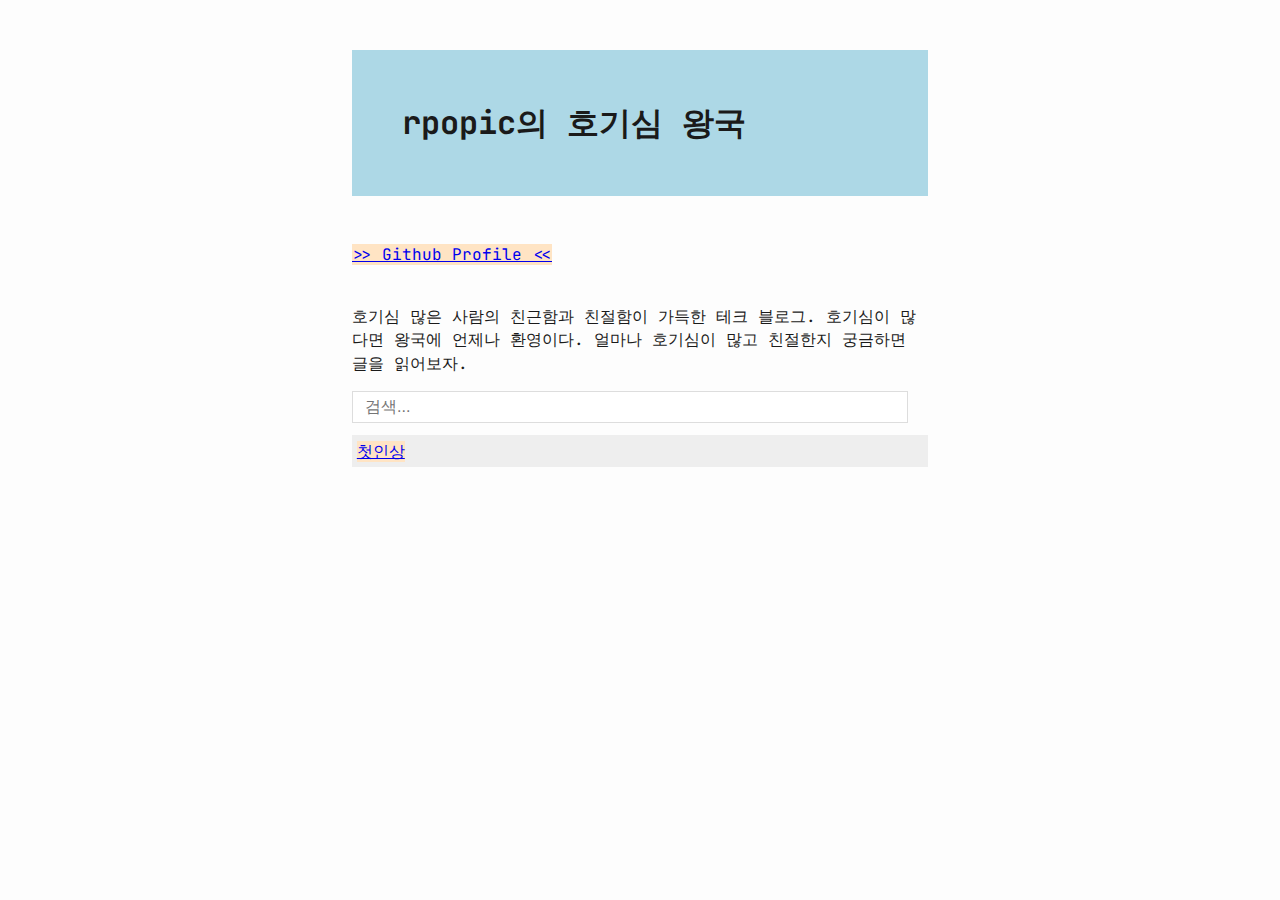
<file: index.html>
<!DOCTYPE html>
<link rel="stylesheet" type="text/css" href="style.css">

<link rel="preconnect" href="https://fonts.googleapis.com">
<link rel="preconnect" href="https://fonts.gstatic.com" crossorigin>
<link href="https://fonts.googleapis.com/css2?family=JetBrains+Mono:wght@100;400&display=swap" rel="stylesheet">

<html>
<head>
    <meta charset="utf-8">
    <meta name="viewport" content="width=device-width, initial-scale=1">
    <title>rpopic의 호기심 왕국</title>
</head>
<body>

    <h1>rpopic의 호기심 왕국</h1>

    <br>
    <br>
    <a href="https://github.com/rpopic2">>> Github Profile <<</a><br>
    <br>

    <p>호기심 많은 사람의 친근함과 친절함이 가득한 테크 블로그. 호기심이 많다면 왕국에 언제나 환영이다. 얼마나 호기심이 많고 친절한지 궁금하면 글을 읽어보자.</p>

    <input type="search" placeholder="검색...">

    <article><a href="./htmls/article1.html">첫인상</a></article>

</body>
</html>
<script src="./search.js"></script>
</file>
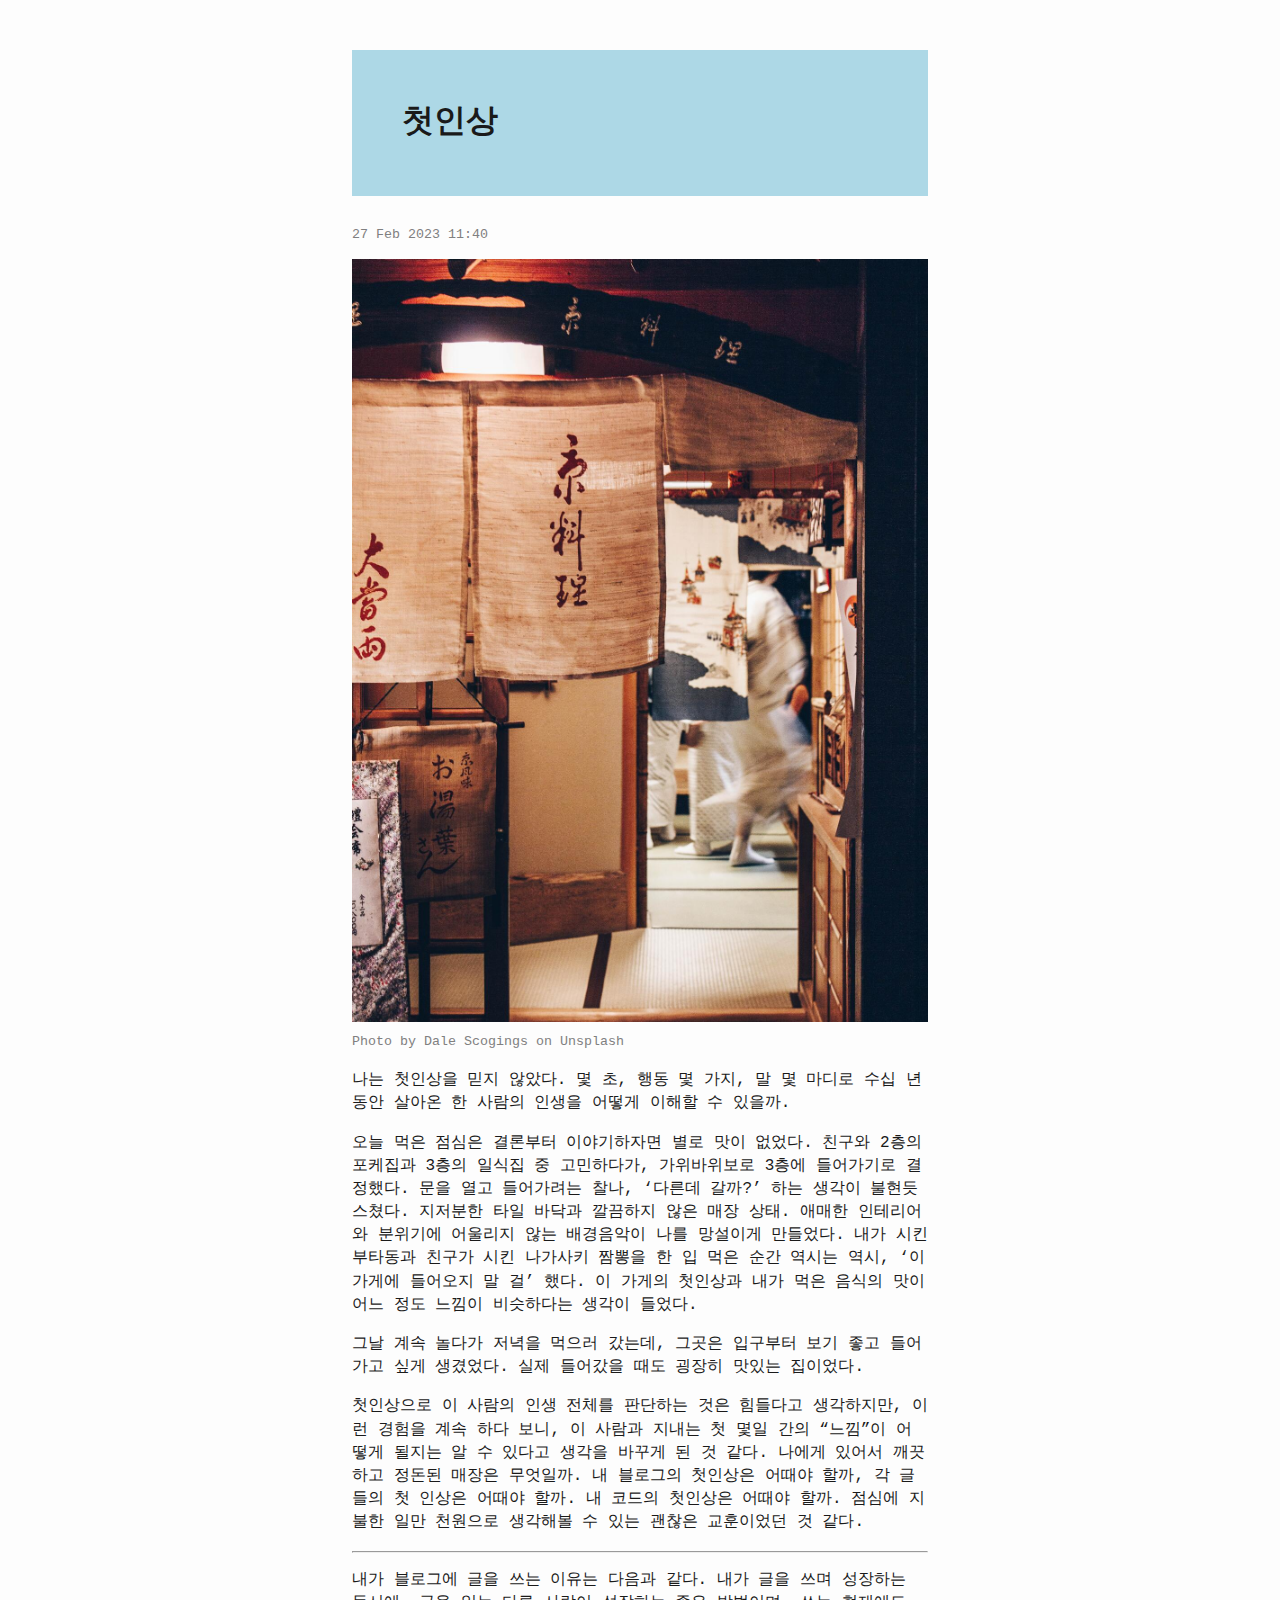
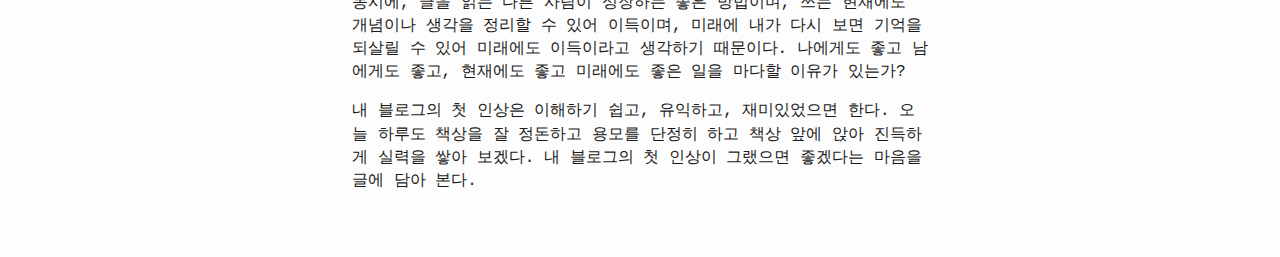
<file: htmls/article1.html>
<!DOCTYPE html>
<link rel="stylesheet" type="text/css" href="../style.css">

<html>
<head>
    <meta charset="utf-8">
    <meta name="viewport" content="width=device-width, initial-scale=1">
    <title>rpopic의 호기심 왕국</title>
</head>
<body>

<h1 id="첫인상">첫인상</h1>
<p><time>27 Feb 2023 11:40</time>
<img src="../images/R1280x0.jpeg" class="responsive"> <cap>Photo by Dale
Scogings on Unsplash</cap></p>
<p>나는 첫인상을 믿지 않았다. 몇 초, 행동 몇 가지, 말 몇 마디로 수십 년
동안 살아온 한 사람의 인생을 어떻게 이해할 수 있을까.</p>
<p>오늘 먹은 점심은 결론부터 이야기하자면 별로 맛이 없었다. 친구와 2층의
포케집과 3층의 일식집 중 고민하다가, 가위바위보로 3층에 들어가기로
결정했다. 문을 열고 들어가려는 찰나, ‘다른데 갈까?’ 하는 생각이 불현듯
스쳤다. 지저분한 타일 바닥과 깔끔하지 않은 매장 상태. 애매한 인테리어와
분위기에 어울리지 않는 배경음악이 나를 망설이게 만들었다. 내가 시킨
부타동과 친구가 시킨 나가사키 짬뽕을 한 입 먹은 순간 역시는 역시, ‘이
가게에 들어오지 말 걸’ 했다. 이 가게의 첫인상과 내가 먹은 음식의 맛이
어느 정도 느낌이 비슷하다는 생각이 들었다.</p>
<p>그날 계속 놀다가 저녁을 먹으러 갔는데, 그곳은 입구부터 보기 좋고
들어가고 싶게 생겼었다. 실제 들어갔을 때도 굉장히 맛있는 집이었다.</p>
<p>첫인상으로 이 사람의 인생 전체를 판단하는 것은 힘들다고 생각하지만,
이런 경험을 계속 하다 보니, 이 사람과 지내는 첫 몇일 간의 “느낌”이
어떻게 될지는 알 수 있다고 생각을 바꾸게 된 것 같다. 나에게 있어서
깨끗하고 정돈된 매장은 무엇일까. 내 블로그의 첫인상은 어때야 할까, 각
글들의 첫 인상은 어때야 할까. 내 코드의 첫인상은 어때야 할까. 점심에
지불한 일만 천원으로 생각해볼 수 있는 괜찮은 교훈이었던 것 같다.</p>
<hr />
<p>내가 블로그에 글을 쓰는 이유는 다음과 같다. 내가 글을 쓰며 성장하는
동시에, 글을 읽는 다른 사람이 성장하는 좋은 방법이며, 쓰는 현재에도
개념이나 생각을 정리할 수 있어 이득이며, 미래에 내가 다시 보면 기억을
되살릴 수 있어 미래에도 이득이라고 생각하기 때문이다. 나에게도 좋고
남에게도 좋고, 현재에도 좋고 미래에도 좋은 일을 마다할 이유가
있는가?</p>
<p>내 블로그의 첫 인상은 이해하기 쉽고, 유익하고, 재미있었으면 한다.
오늘 하루도 책상을 잘 정돈하고 용모를 단정히 하고 책상 앞에 앉아
진득하게 실력을 쌓아 보겠다. 내 블로그의 첫 인상이 그랬으면 좋겠다는
마음을 글에 담아 본다.</p>

</body>
</html>
</file>
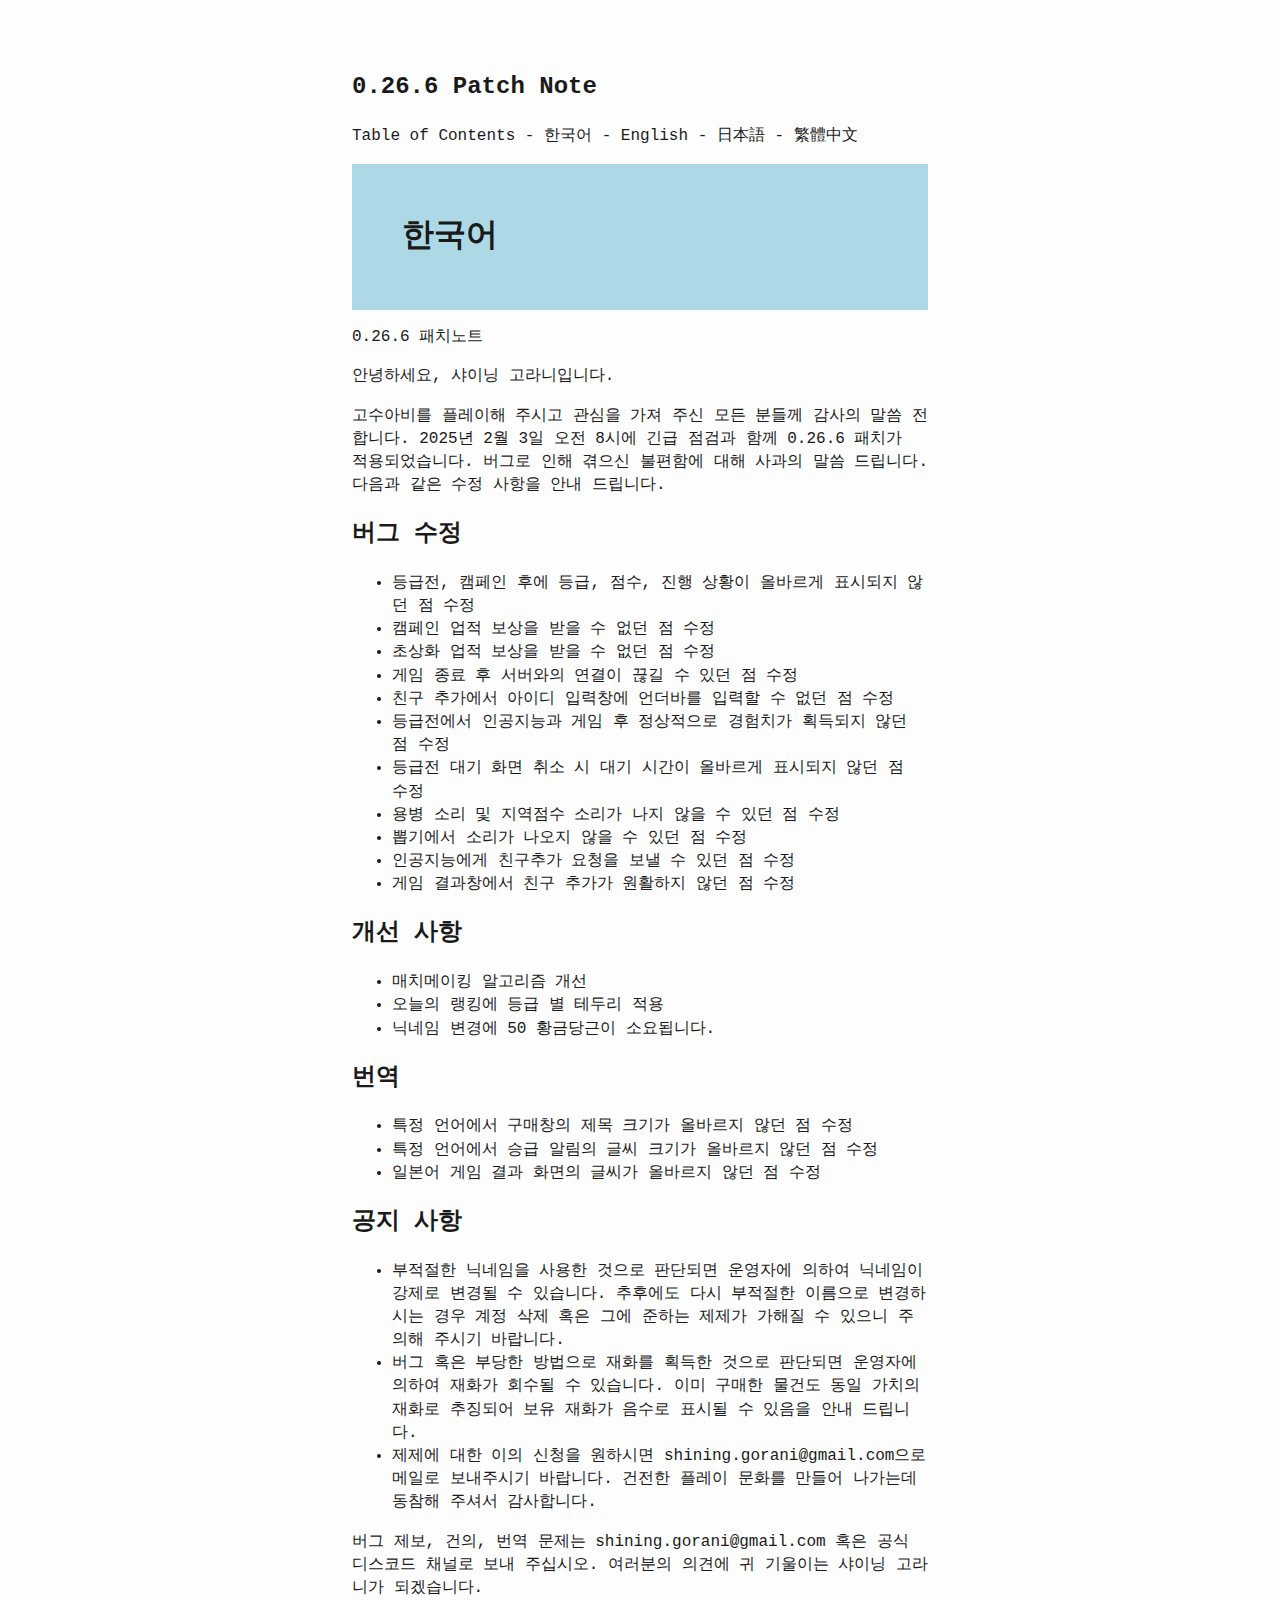
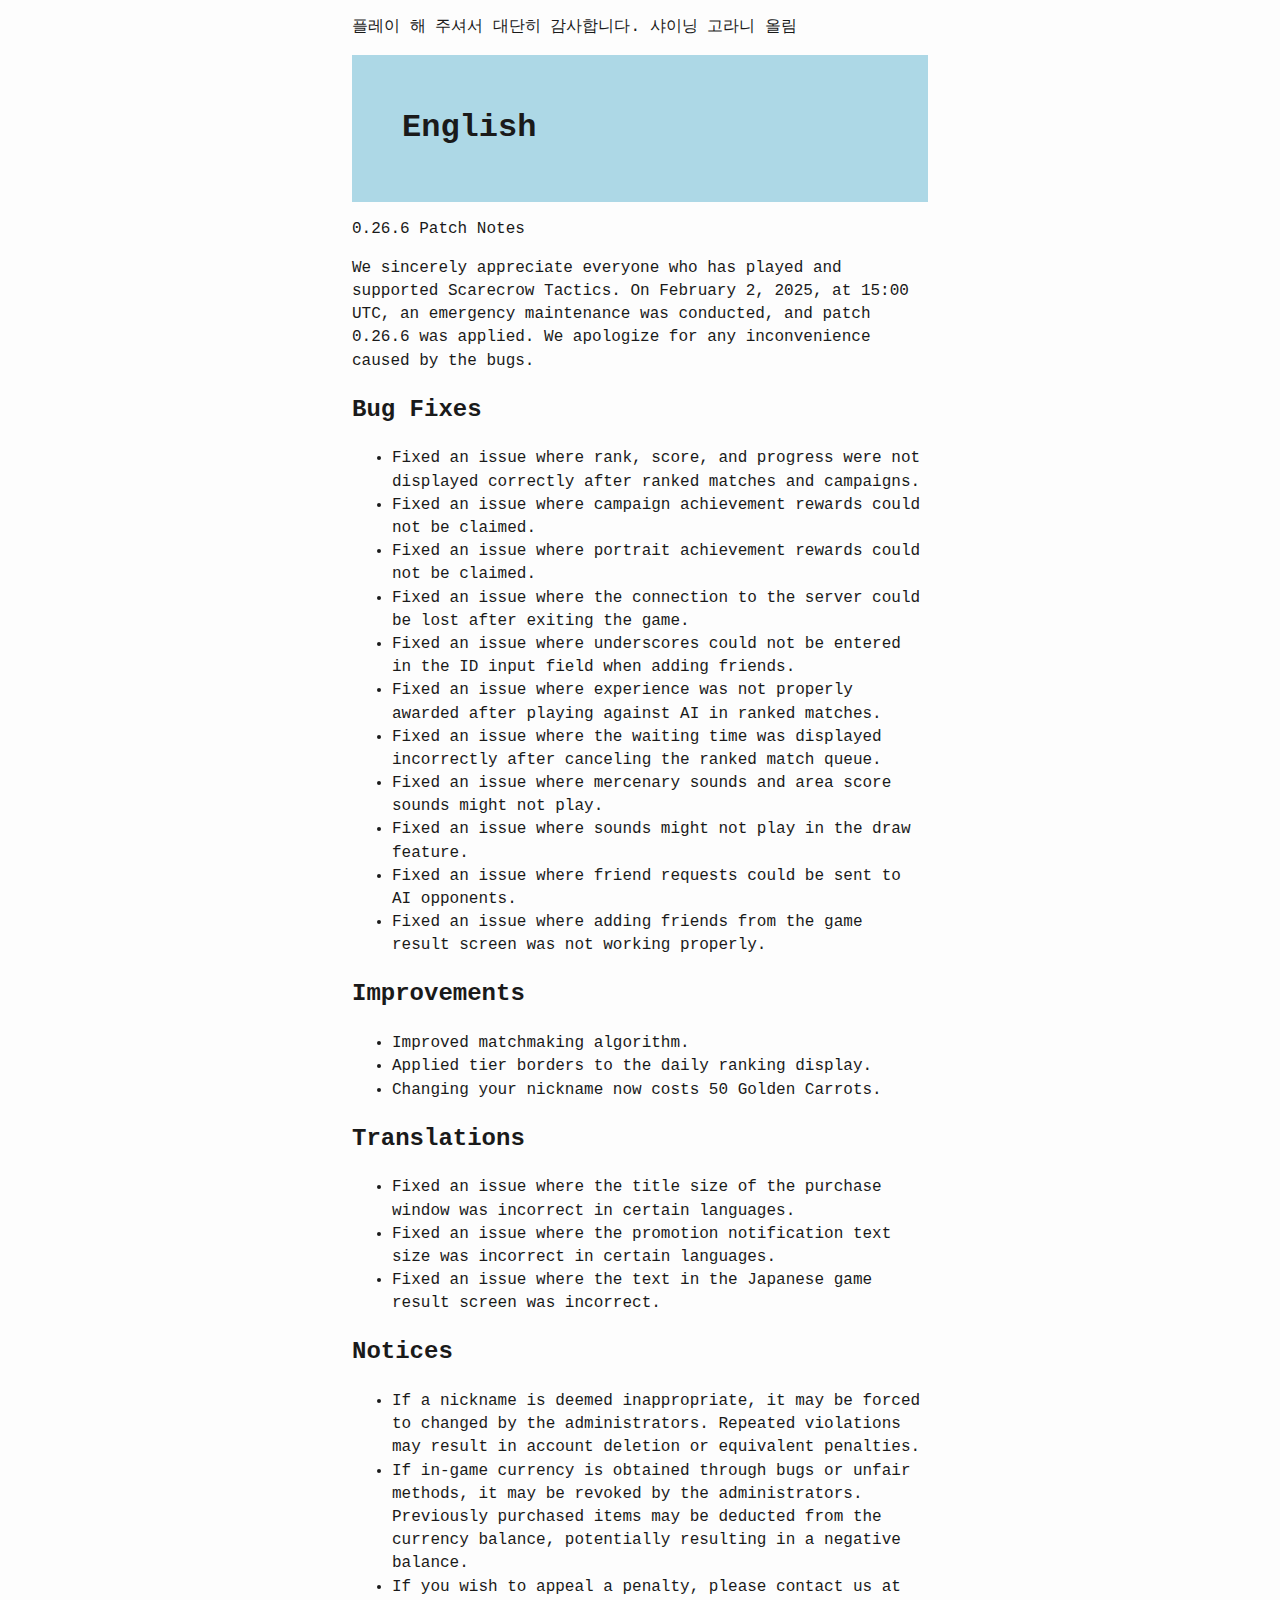
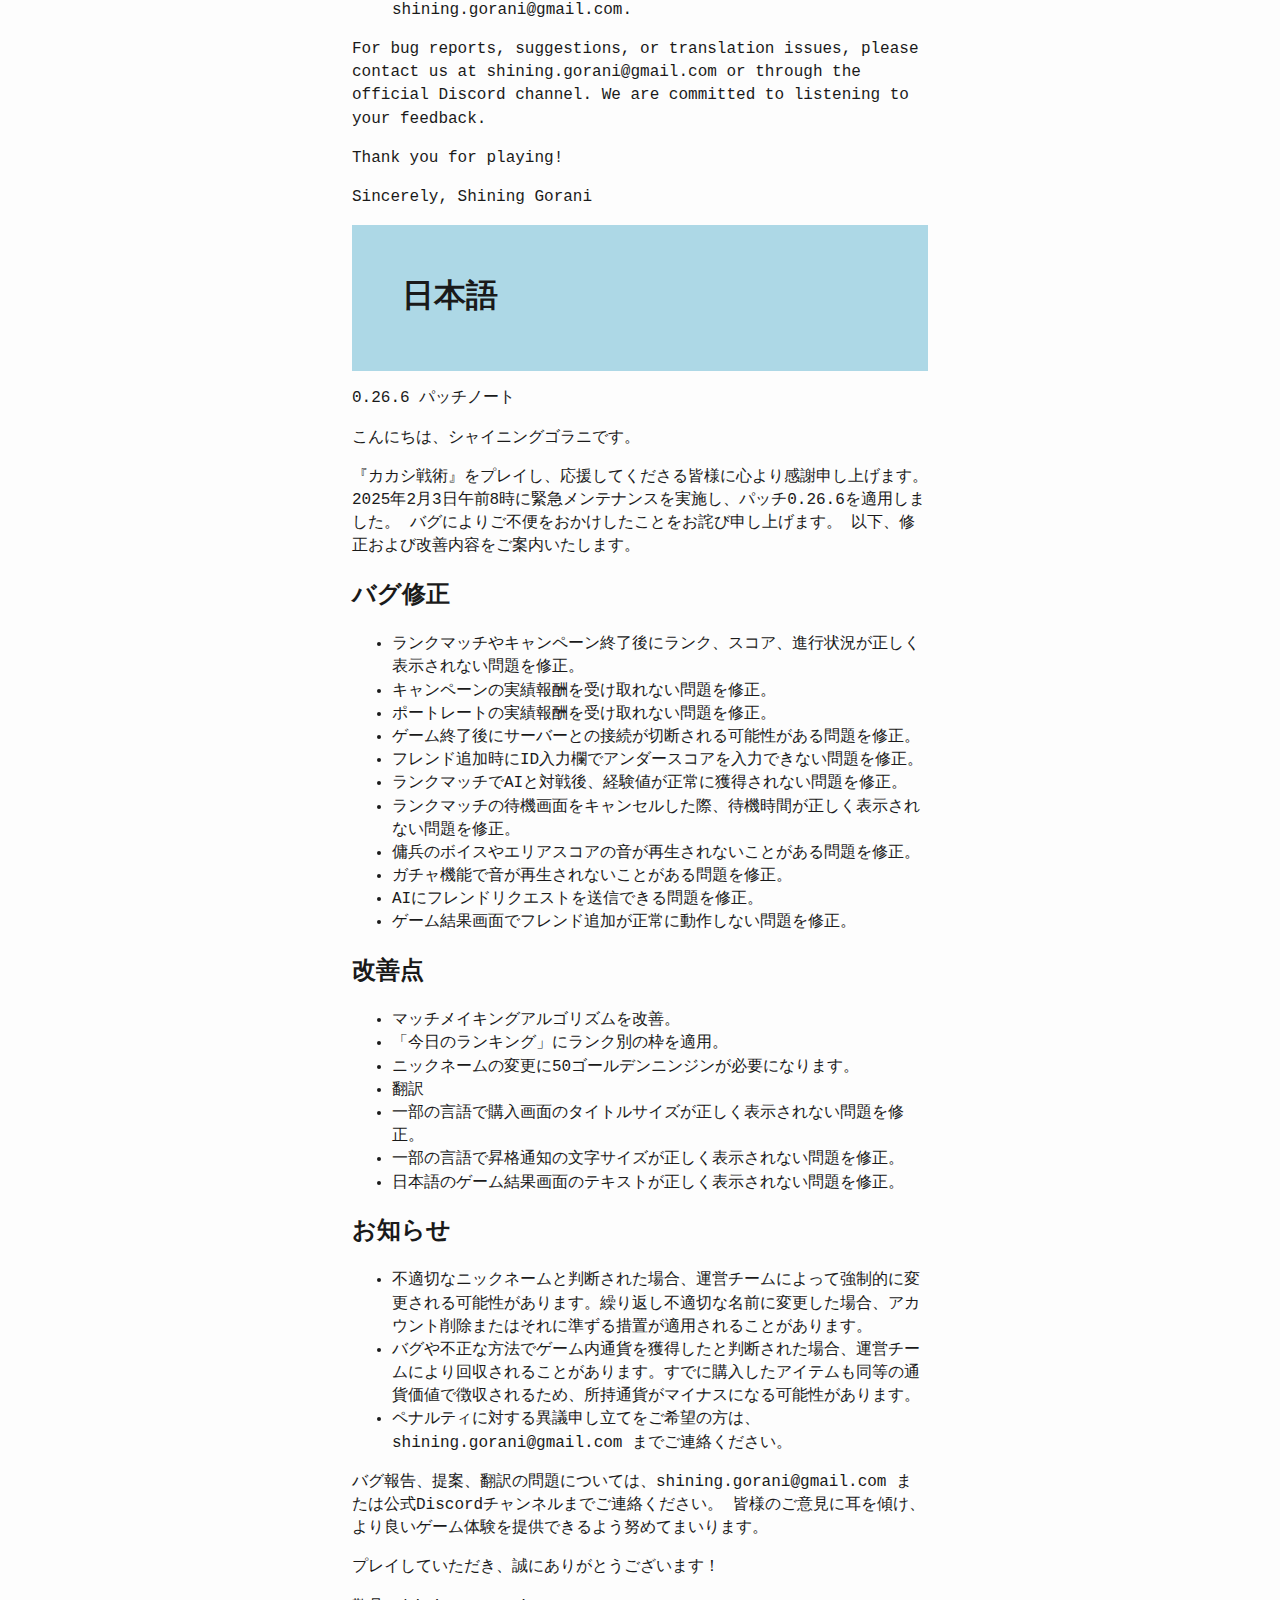
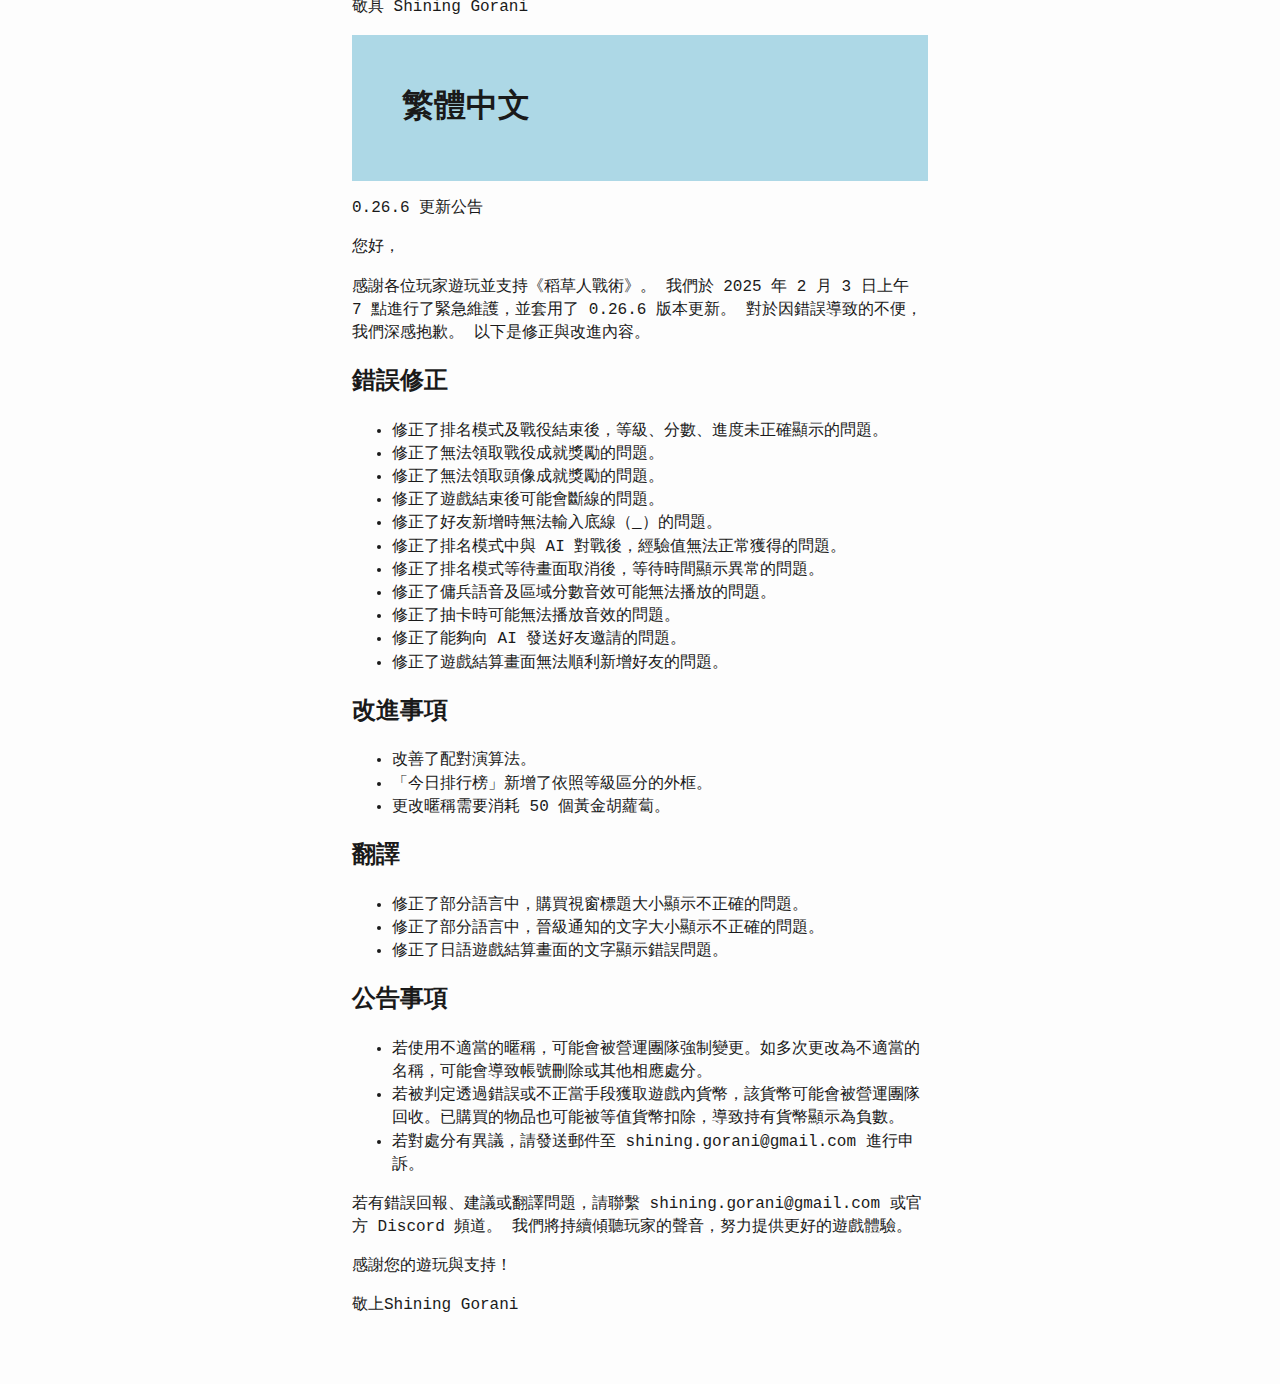
<file: htmls/sqrt-0.26.6.html>
<!DOCTYPE html>
<link rel="stylesheet" type="text/css" href="../style.css">

<html>
<head>
    <meta charset="utf-8">
    <meta name="viewport" content="width=device-width, initial-scale=1">
    <title>rpopic의 호기심 왕국</title>
</head>
<body>

<h2 id="patch-note">0.26.6 Patch Note</h2>
<p>Table of Contents - 한국어 - English - 日本語 - 繁體中文</p>
<h1 id="한국어">한국어</h1>
<p>0.26.6 패치노트</p>
<p>안녕하세요, 샤이닝 고라니입니다.</p>
<p>고수아비를 플레이해 주시고 관심을 가져 주신 모든 분들께 감사의 말씀
전합니다. 2025년 2월 3일 오전 8시에 긴급 점검과 함께 0.26.6 패치가
적용되었습니다. 버그로 인해 겪으신 불편함에 대해 사과의 말씀 드립니다.
다음과 같은 수정 사항을 안내 드립니다.</p>
<h2 id="버그-수정">버그 수정</h2>
<ul>
<li>등급전, 캠페인 후에 등급, 점수, 진행 상황이 올바르게 표시되지 않던
점 수정</li>
<li>캠페인 업적 보상을 받을 수 없던 점 수정</li>
<li>초상화 업적 보상을 받을 수 없던 점 수정</li>
<li>게임 종료 후 서버와의 연결이 끊길 수 있던 점 수정</li>
<li>친구 추가에서 아이디 입력창에 언더바를 입력할 수 없던 점 수정</li>
<li>등급전에서 인공지능과 게임 후 정상적으로 경험치가 획득되지 않던 점
수정</li>
<li>등급전 대기 화면 취소 시 대기 시간이 올바르게 표시되지 않던 점
수정</li>
<li>용병 소리 및 지역점수 소리가 나지 않을 수 있던 점 수정</li>
<li>뽑기에서 소리가 나오지 않을 수 있던 점 수정</li>
<li>인공지능에게 친구추가 요청을 보낼 수 있던 점 수정</li>
<li>게임 결과창에서 친구 추가가 원활하지 않던 점 수정</li>
</ul>
<h2 id="개선-사항">개선 사항</h2>
<ul>
<li>매치메이킹 알고리즘 개선</li>
<li>오늘의 랭킹에 등급 별 테두리 적용</li>
<li>닉네임 변경에 50 황금당근이 소요됩니다.</li>
</ul>
<h2 id="번역">번역</h2>
<ul>
<li>특정 언어에서 구매창의 제목 크기가 올바르지 않던 점 수정</li>
<li>특정 언어에서 승급 알림의 글씨 크기가 올바르지 않던 점 수정</li>
<li>일본어 게임 결과 화면의 글씨가 올바르지 않던 점 수정</li>
</ul>
<h2 id="공지-사항">공지 사항</h2>
<ul>
<li>부적절한 닉네임을 사용한 것으로 판단되면 운영자에 의하여 닉네임이
강제로 변경될 수 있습니다. 추후에도 다시 부적절한 이름으로 변경하시는
경우 계정 삭제 혹은 그에 준하는 제제가 가해질 수 있으니 주의해 주시기
바랍니다.</li>
<li>버그 혹은 부당한 방법으로 재화를 획득한 것으로 판단되면 운영자에
의하여 재화가 회수될 수 있습니다. 이미 구매한 물건도 동일 가치의 재화로
추징되어 보유 재화가 음수로 표시될 수 있음을 안내 드립니다.</li>
<li>제제에 대한 이의 신청을 원하시면 shining.gorani@gmail.com으로 메일로
보내주시기 바랍니다. 건전한 플레이 문화를 만들어 나가는데 동참해 주셔서
감사합니다.</li>
</ul>
<p>버그 제보, 건의, 번역 문제는 shining.gorani@gmail.com 혹은 공식
디스코드 채널로 보내 주십시오. 여러분의 의견에 귀 기울이는 샤이닝
고라니가 되겠습니다.</p>
<p>플레이 해 주셔서 대단히 감사합니다. 샤이닝 고라니 올림</p>
<h1 id="english">English</h1>
<p>0.26.6 Patch Notes</p>
<p>We sincerely appreciate everyone who has played and supported
Scarecrow Tactics. On February 2, 2025, at 15:00 UTC, an emergency
maintenance was conducted, and patch 0.26.6 was applied. We apologize
for any inconvenience caused by the bugs.</p>
<h2 id="bug-fixes">Bug Fixes</h2>
<ul>
<li>Fixed an issue where rank, score, and progress were not displayed
correctly after ranked matches and campaigns.</li>
<li>Fixed an issue where campaign achievement rewards could not be
claimed.</li>
<li>Fixed an issue where portrait achievement rewards could not be
claimed.</li>
<li>Fixed an issue where the connection to the server could be lost
after exiting the game.</li>
<li>Fixed an issue where underscores could not be entered in the ID
input field when adding friends.</li>
<li>Fixed an issue where experience was not properly awarded after
playing against AI in ranked matches.</li>
<li>Fixed an issue where the waiting time was displayed incorrectly
after canceling the ranked match queue.</li>
<li>Fixed an issue where mercenary sounds and area score sounds might
not play.</li>
<li>Fixed an issue where sounds might not play in the draw feature.</li>
<li>Fixed an issue where friend requests could be sent to AI
opponents.</li>
<li>Fixed an issue where adding friends from the game result screen was
not working properly.</li>
</ul>
<h2 id="improvements">Improvements</h2>
<ul>
<li>Improved matchmaking algorithm.</li>
<li>Applied tier borders to the daily ranking display.</li>
<li>Changing your nickname now costs 50 Golden Carrots.</li>
</ul>
<h2 id="translations">Translations</h2>
<ul>
<li>Fixed an issue where the title size of the purchase window was
incorrect in certain languages.</li>
<li>Fixed an issue where the promotion notification text size was
incorrect in certain languages.</li>
<li>Fixed an issue where the text in the Japanese game result screen was
incorrect.</li>
</ul>
<h2 id="notices">Notices</h2>
<ul>
<li>If a nickname is deemed inappropriate, it may be forced to changed
by the administrators. Repeated violations may result in account
deletion or equivalent penalties.</li>
<li>If in-game currency is obtained through bugs or unfair methods, it
may be revoked by the administrators. Previously purchased items may be
deducted from the currency balance, potentially resulting in a negative
balance.</li>
<li>If you wish to appeal a penalty, please contact us at
shining.gorani@gmail.com.</li>
</ul>
<p>For bug reports, suggestions, or translation issues, please contact
us at shining.gorani@gmail.com or through the official Discord channel.
We are committed to listening to your feedback.</p>
<p>Thank you for playing!</p>
<p>Sincerely, Shining Gorani</p>
<h1 id="日本語">日本語</h1>
<p>0.26.6 パッチノート</p>
<p>こんにちは、シャイニングゴラニです。</p>
<p>『カカシ戦術』をプレイし、応援してくださる皆様に心より感謝申し上げます。
2025年2月3日午前8時に緊急メンテナンスを実施し、パッチ0.26.6を適用しました。
バグによりご不便をおかけしたことをお詫び申し上げます。
以下、修正および改善内容をご案内いたします。</p>
<h2 id="バグ修正">バグ修正</h2>
<ul>
<li>ランクマッチやキャンペーン終了後にランク、スコア、進行状況が正しく表示されない問題を修正。</li>
<li>キャンペーンの実績報酬を受け取れない問題を修正。</li>
<li>ポートレートの実績報酬を受け取れない問題を修正。</li>
<li>ゲーム終了後にサーバーとの接続が切断される可能性がある問題を修正。</li>
<li>フレンド追加時にID入力欄でアンダースコアを入力できない問題を修正。</li>
<li>ランクマッチでAIと対戦後、経験値が正常に獲得されない問題を修正。</li>
<li>ランクマッチの待機画面をキャンセルした際、待機時間が正しく表示されない問題を修正。</li>
<li>傭兵のボイスやエリアスコアの音が再生されないことがある問題を修正。</li>
<li>ガチャ機能で音が再生されないことがある問題を修正。</li>
<li>AIにフレンドリクエストを送信できる問題を修正。</li>
<li>ゲーム結果画面でフレンド追加が正常に動作しない問題を修正。</li>
</ul>
<h2 id="改善点">改善点</h2>
<ul>
<li>マッチメイキングアルゴリズムを改善。</li>
<li>「今日のランキング」にランク別の枠を適用。</li>
<li>ニックネームの変更に50ゴールデンニンジンが必要になります。</li>
<li>翻訳</li>
<li>一部の言語で購入画面のタイトルサイズが正しく表示されない問題を修正。</li>
<li>一部の言語で昇格通知の文字サイズが正しく表示されない問題を修正。</li>
<li>日本語のゲーム結果画面のテキストが正しく表示されない問題を修正。</li>
</ul>
<h2 id="お知らせ">お知らせ</h2>
<ul>
<li>不適切なニックネームと判断された場合、運営チームによって強制的に変更される可能性があります。繰り返し不適切な名前に変更した場合、アカウント削除またはそれに準ずる措置が適用されることがあります。</li>
<li>バグや不正な方法でゲーム内通貨を獲得したと判断された場合、運営チームにより回収されることがあります。すでに購入したアイテムも同等の通貨価値で徴収されるため、所持通貨がマイナスになる可能性があります。</li>
<li>ペナルティに対する異議申し立てをご希望の方は、shining.gorani@gmail.com
までご連絡ください。</li>
</ul>
<p>バグ報告、提案、翻訳の問題については、shining.gorani@gmail.com
または公式Discordチャンネルまでご連絡ください。
皆様のご意見に耳を傾け、より良いゲーム体験を提供できるよう努めてまいります。</p>
<p>プレイしていただき、誠にありがとうございます！</p>
<p>敬具 Shining Gorani</p>
<h1 id="繁體中文">繁體中文</h1>
<p>0.26.6 更新公告</p>
<p>您好，</p>
<p>感謝各位玩家遊玩並支持《稻草人戰術》。 我們於 2025 年 2 月 3 日上午 7
點進行了緊急維護，並套用了 0.26.6 版本更新。
對於因錯誤導致的不便，我們深感抱歉。 以下是修正與改進內容。</p>
<h2 id="錯誤修正">錯誤修正</h2>
<ul>
<li>修正了排名模式及戰役結束後，等級、分數、進度未正確顯示的問題。</li>
<li>修正了無法領取戰役成就獎勵的問題。</li>
<li>修正了無法領取頭像成就獎勵的問題。</li>
<li>修正了遊戲結束後可能會斷線的問題。</li>
<li>修正了好友新增時無法輸入底線（_）的問題。</li>
<li>修正了排名模式中與 AI 對戰後，經驗值無法正常獲得的問題。</li>
<li>修正了排名模式等待畫面取消後，等待時間顯示異常的問題。</li>
<li>修正了傭兵語音及區域分數音效可能無法播放的問題。</li>
<li>修正了抽卡時可能無法播放音效的問題。</li>
<li>修正了能夠向 AI 發送好友邀請的問題。</li>
<li>修正了遊戲結算畫面無法順利新增好友的問題。</li>
</ul>
<h2 id="改進事項">改進事項</h2>
<ul>
<li>改善了配對演算法。</li>
<li>「今日排行榜」新增了依照等級區分的外框。</li>
<li>更改暱稱需要消耗 50 個黃金胡蘿蔔。</li>
</ul>
<h2 id="翻譯">翻譯</h2>
<ul>
<li>修正了部分語言中，購買視窗標題大小顯示不正確的問題。</li>
<li>修正了部分語言中，晉級通知的文字大小顯示不正確的問題。</li>
<li>修正了日語遊戲結算畫面的文字顯示錯誤問題。</li>
</ul>
<h2 id="公告事項">公告事項</h2>
<ul>
<li>若使用不適當的暱稱，可能會被營運團隊強制變更。如多次更改為不適當的名稱，可能會導致帳號刪除或其他相應處分。</li>
<li>若被判定透過錯誤或不正當手段獲取遊戲內貨幣，該貨幣可能會被營運團隊回收。已購買的物品也可能被等值貨幣扣除，導致持有貨幣顯示為負數。</li>
<li>若對處分有異議，請發送郵件至 shining.gorani@gmail.com
進行申訴。</li>
</ul>
<p>若有錯誤回報、建議或翻譯問題，請聯繫 shining.gorani@gmail.com 或官方
Discord 頻道。 我們將持續傾聽玩家的聲音，努力提供更好的遊戲體驗。</p>
<p>感謝您的遊玩與支持！</p>
<p>敬上Shining Gorani</p>

</body>
</html>
</file>
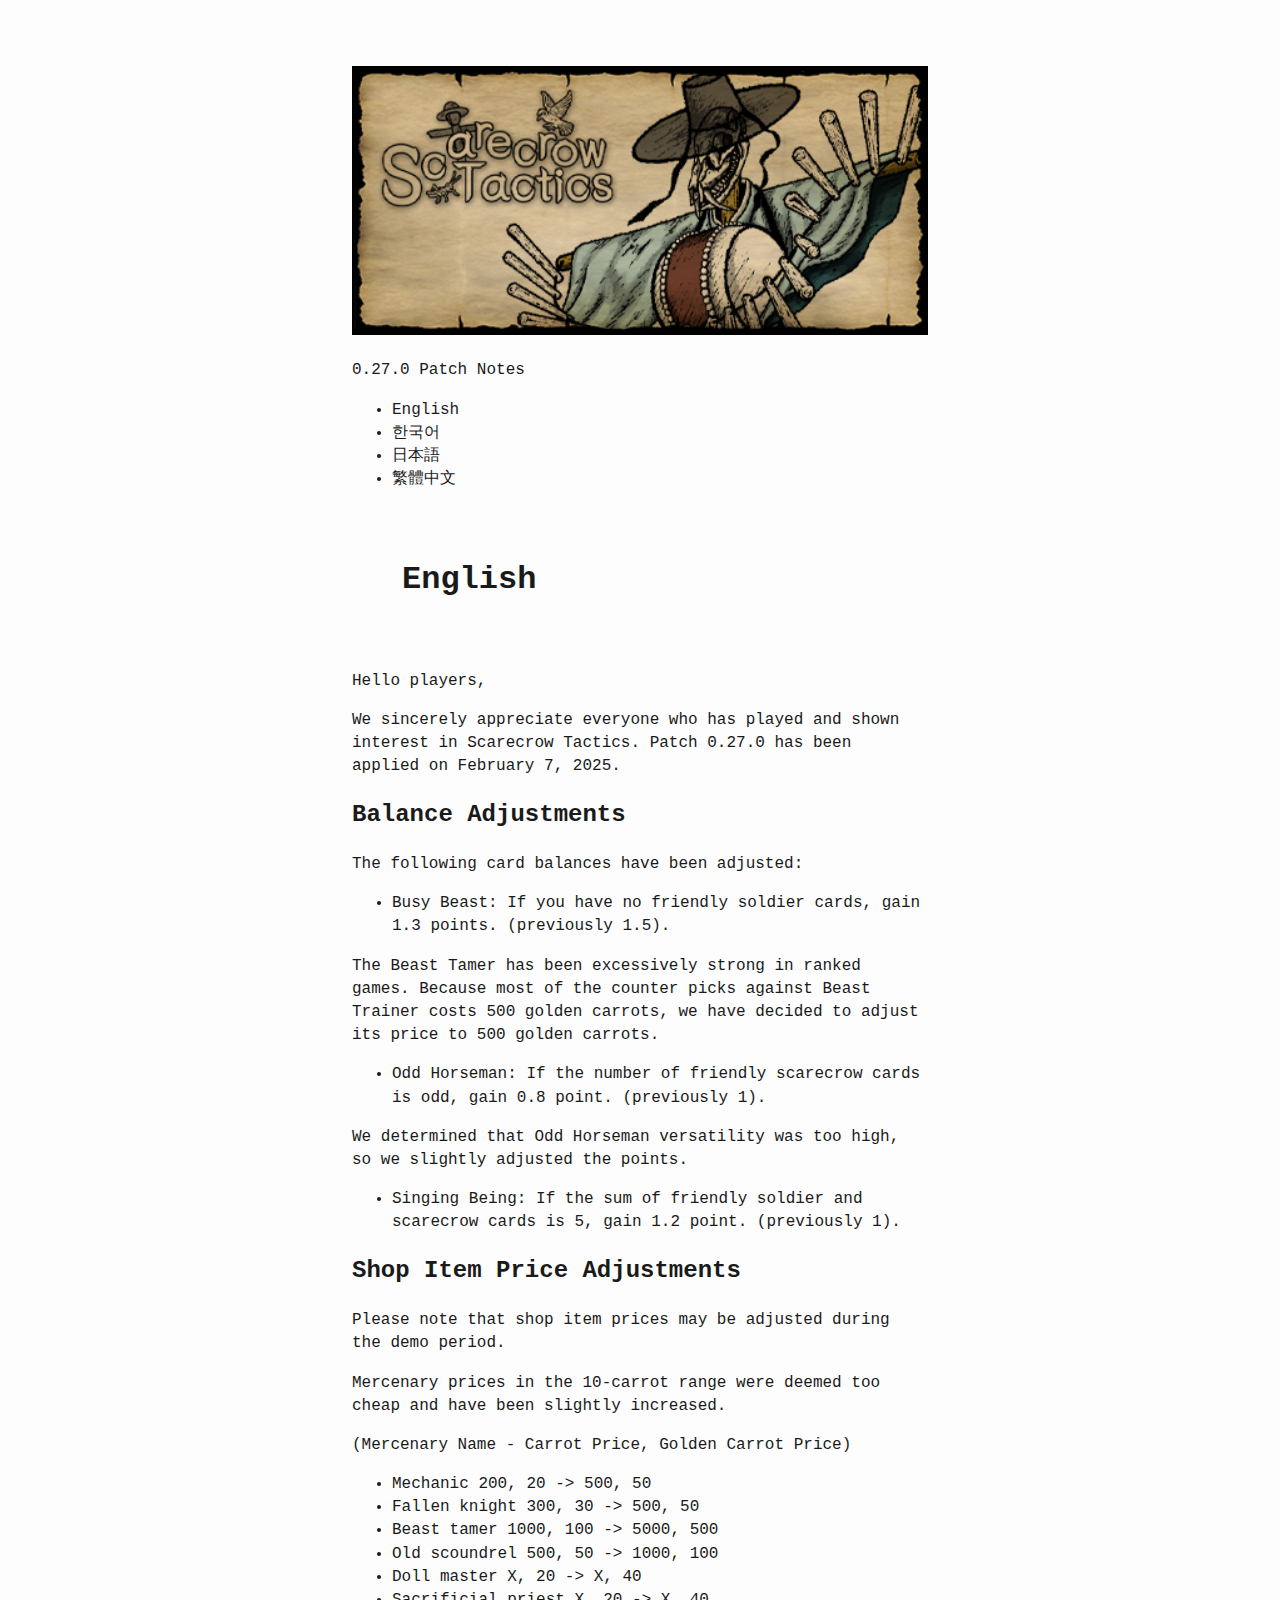
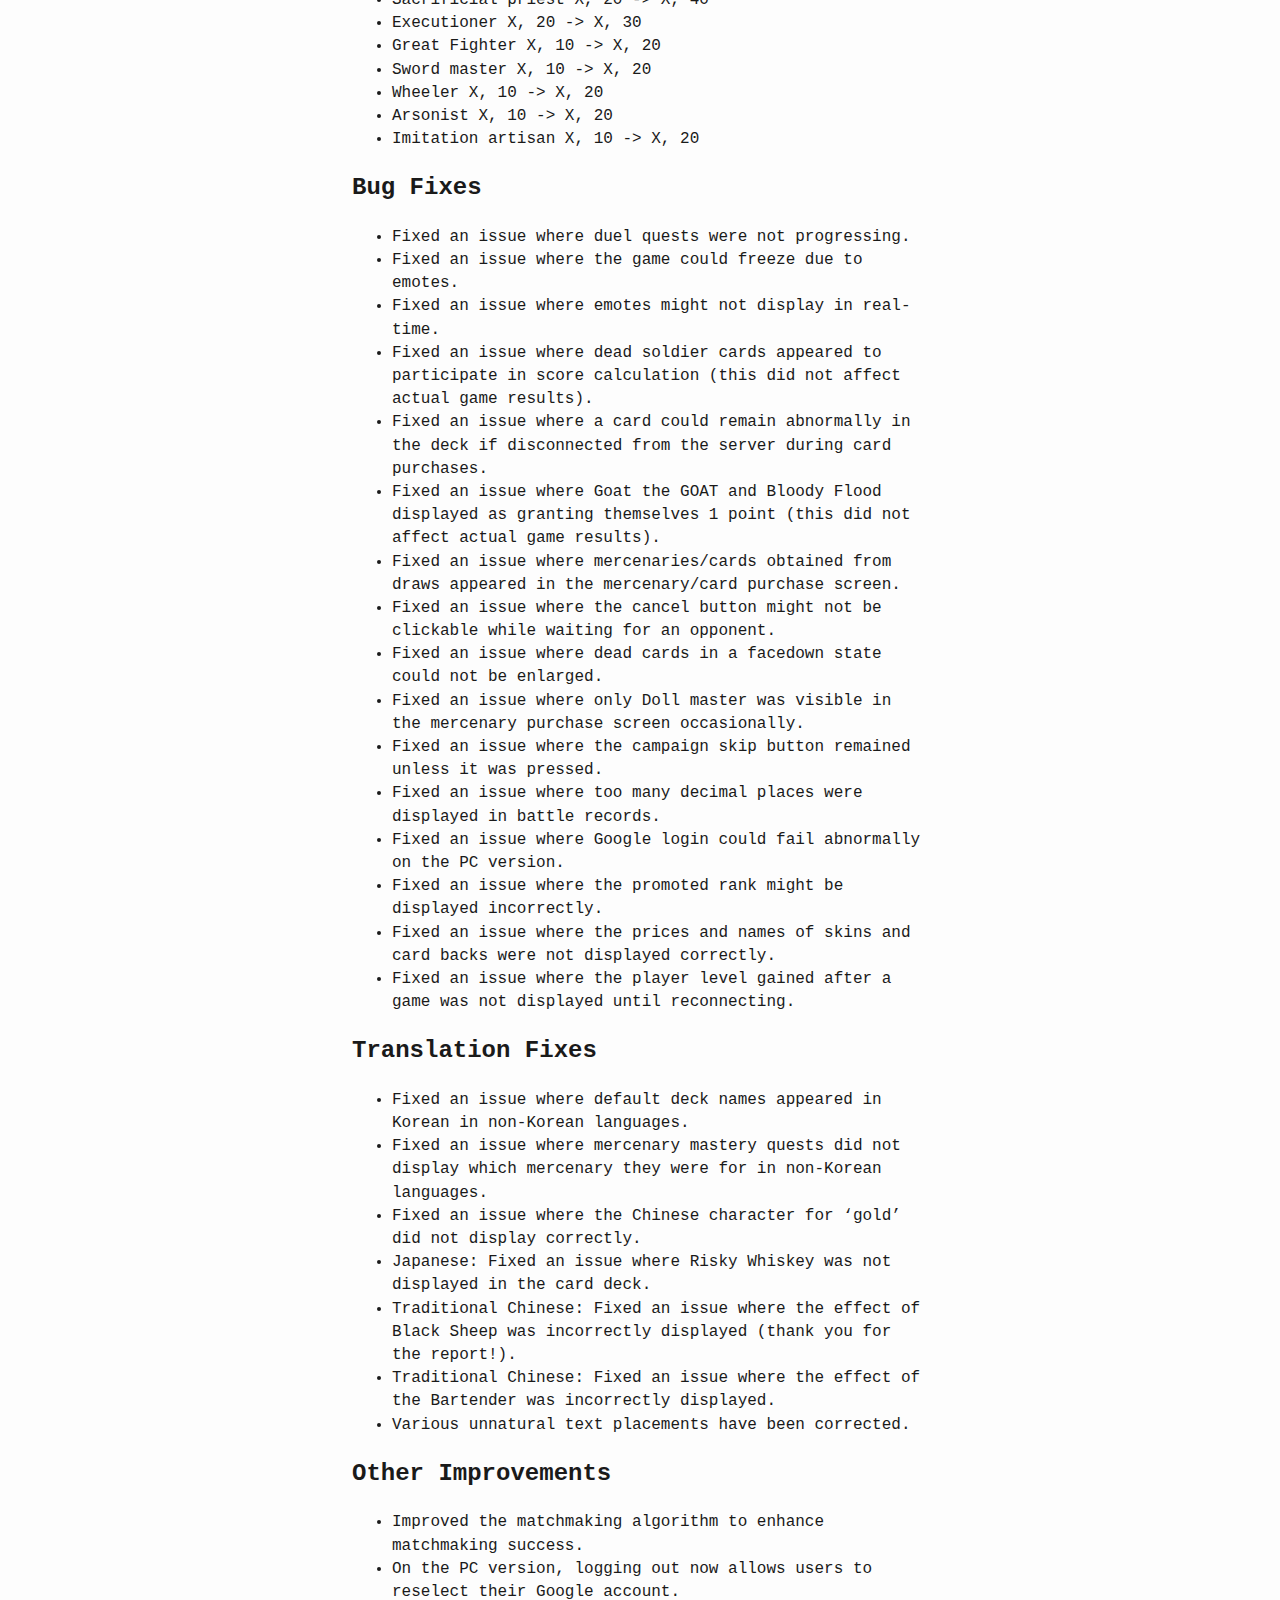
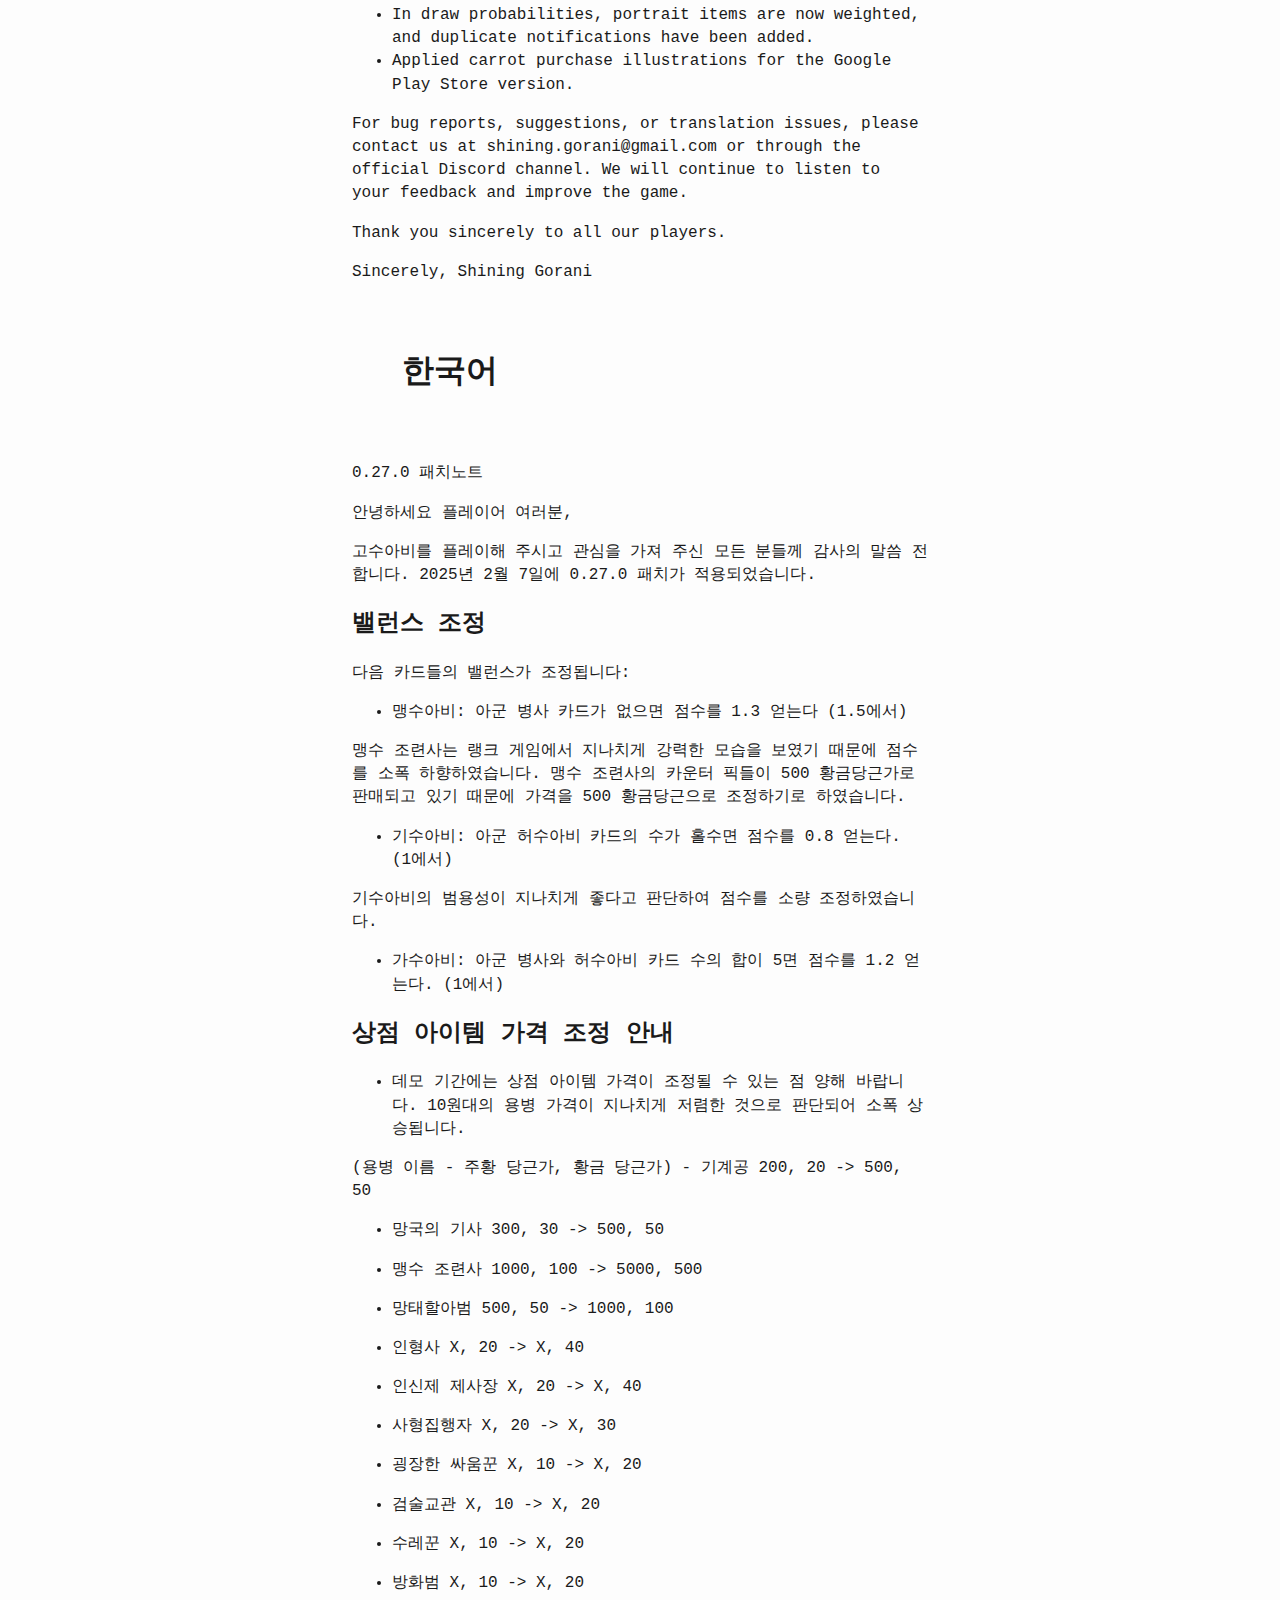
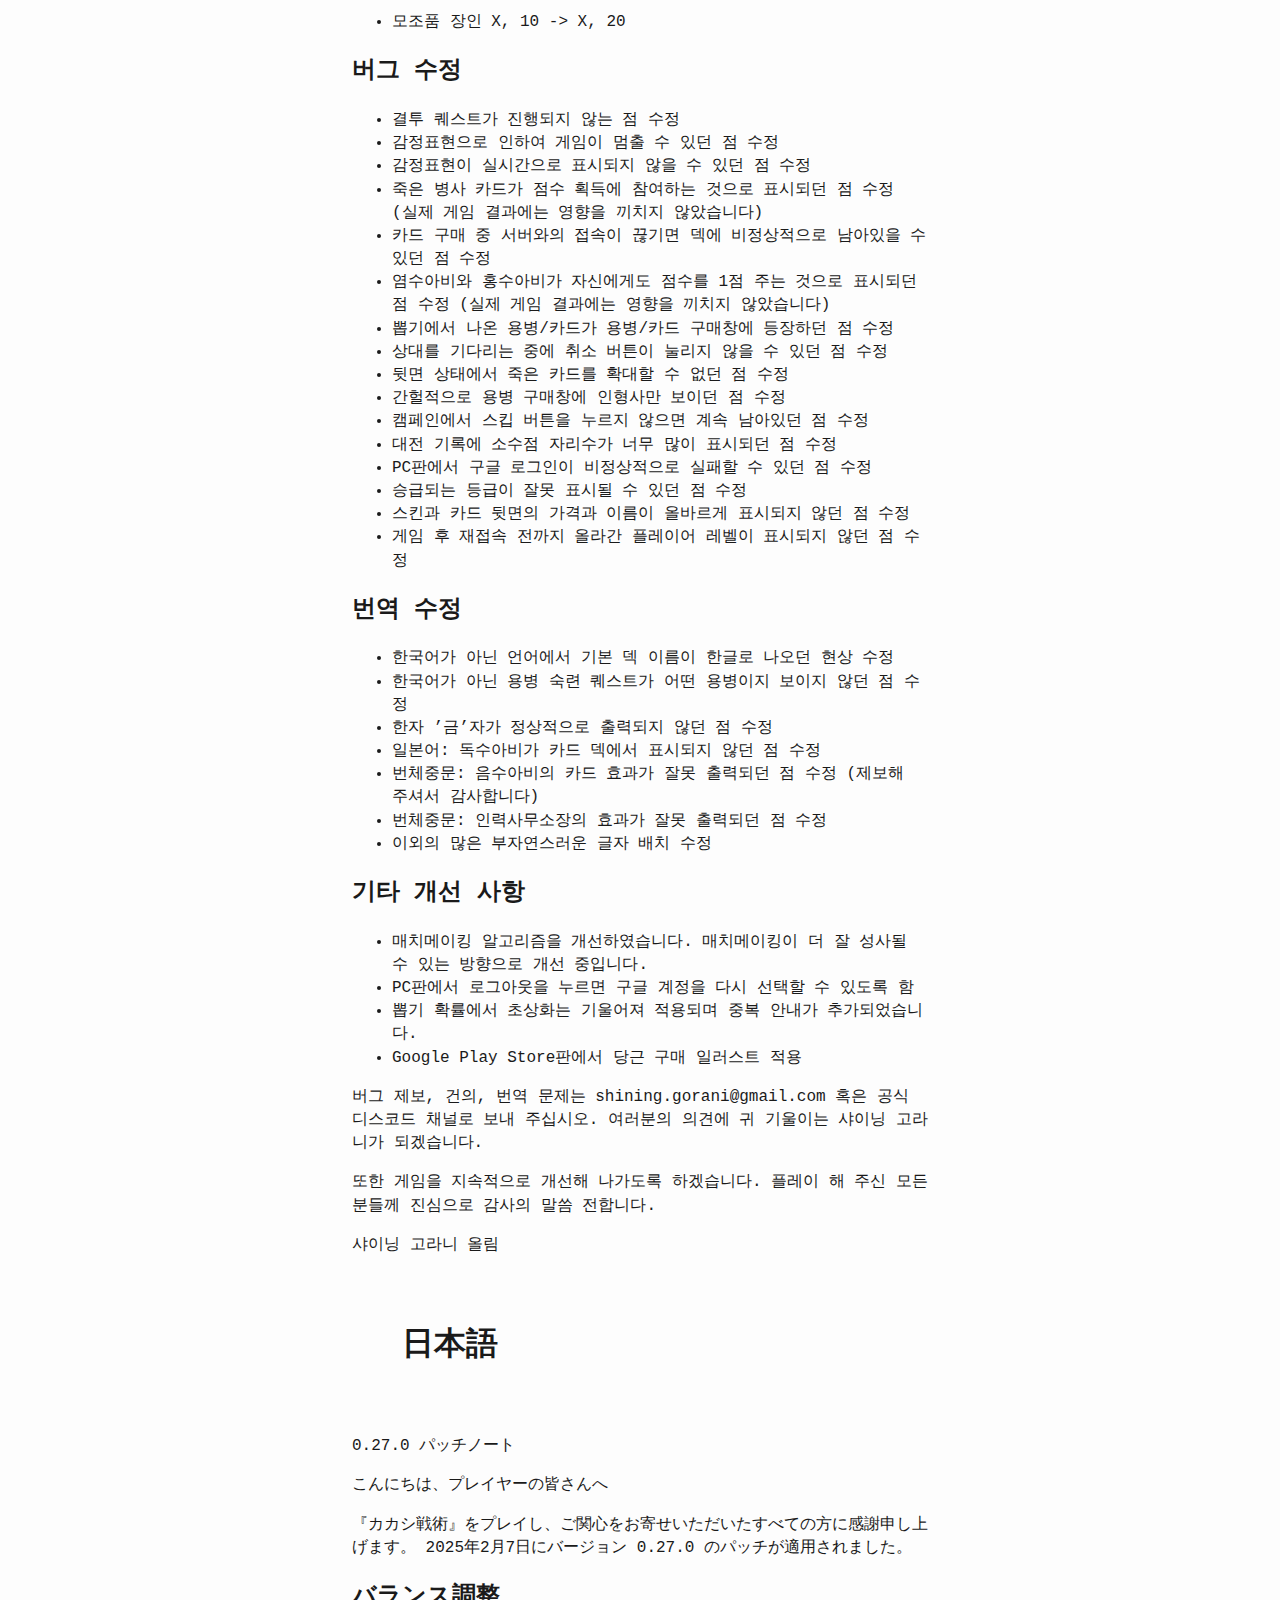
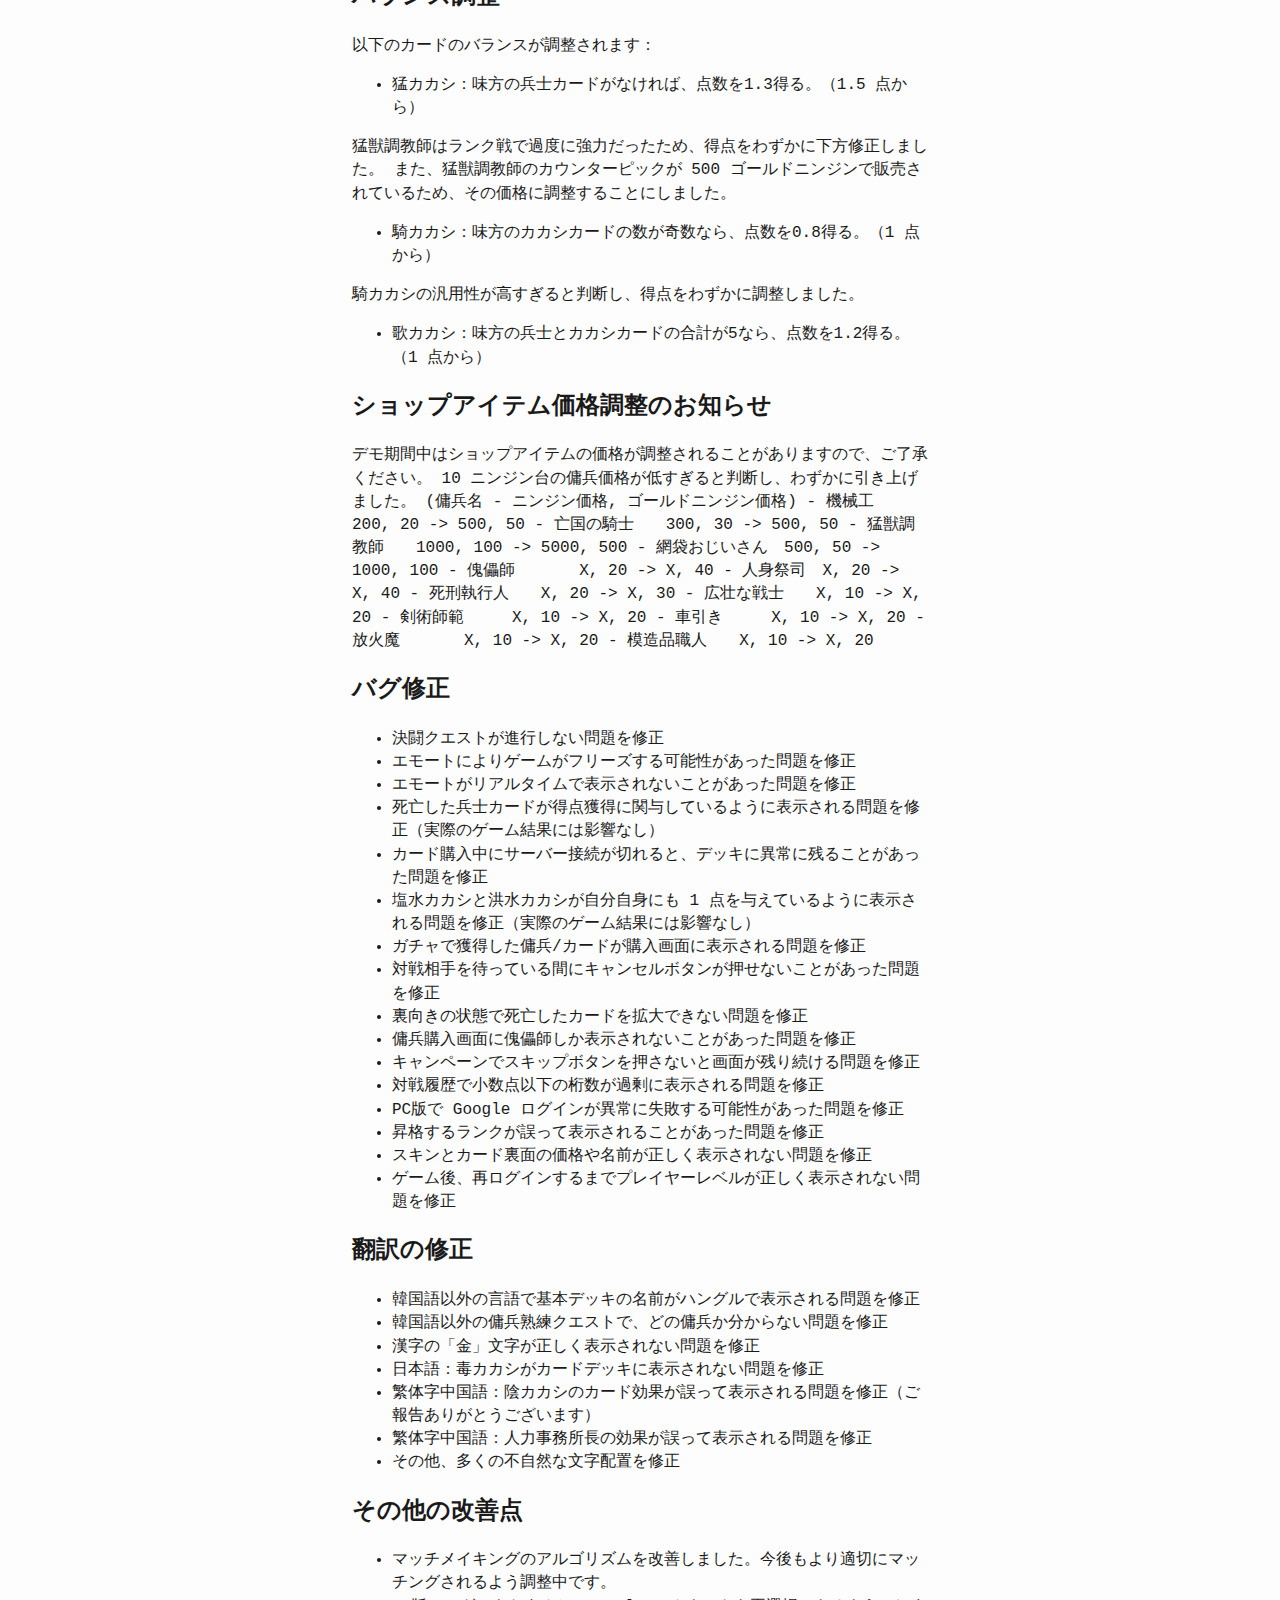
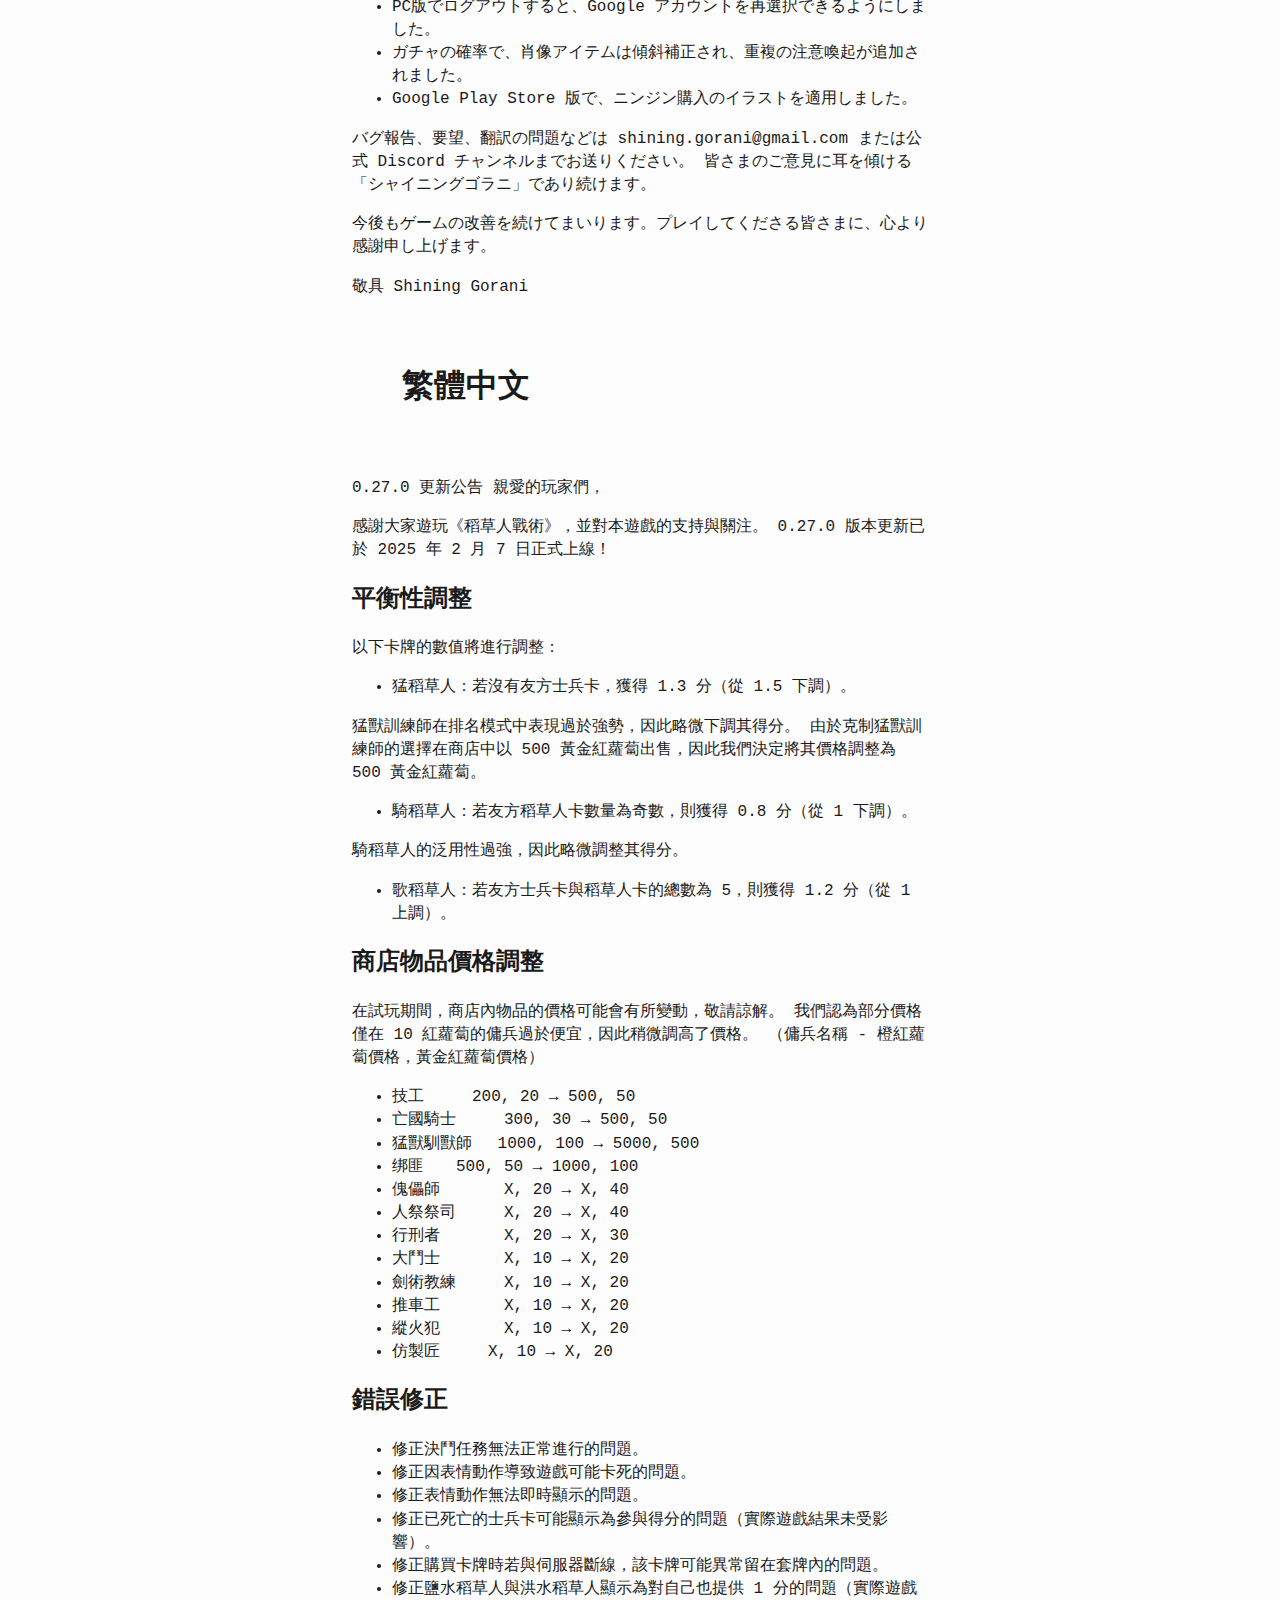
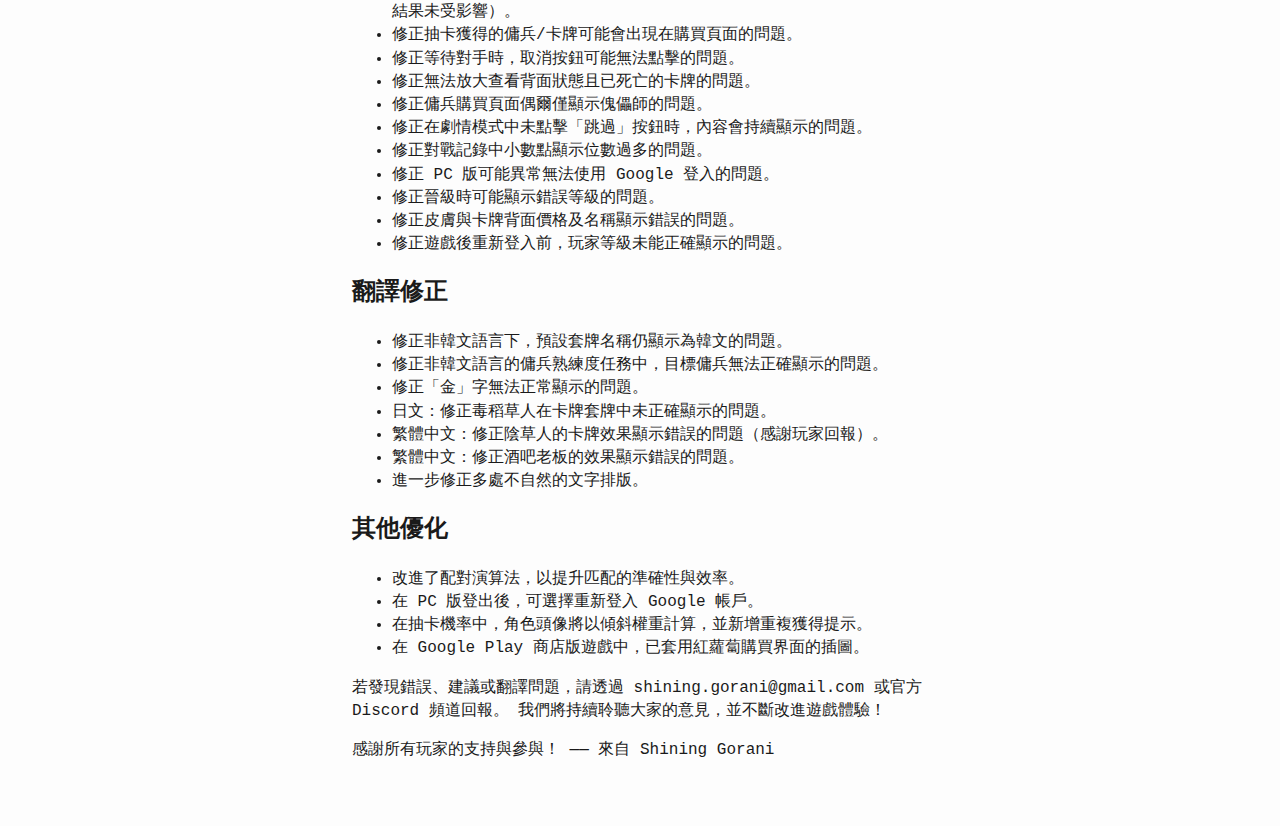
<file: htmls/sqrt-0.27.0.html>
<!DOCTYPE html>
<link rel="stylesheet" type="text/css" href="../style2.css">

<html>
<head>
    <meta charset="utf-8">
    <meta name="viewport" content="width=device-width, initial-scale=1">
    <title>rpopic의 호기심 왕국</title>
</head>
<body>

<p><img src="../images/header.png" class="responsive"></p>
<p>0.27.0 Patch Notes</p>
<ul>
<li>English</li>
<li>한국어</li>
<li>日本語</li>
<li>繁體中文</li>
</ul>
<h1 id="english">English</h1>
<p>Hello players,</p>
<p>We sincerely appreciate everyone who has played and shown interest in
Scarecrow Tactics. Patch 0.27.0 has been applied on February 7,
2025.</p>
<h2 id="balance-adjustments">Balance Adjustments</h2>
<p>The following card balances have been adjusted:</p>
<ul>
<li>Busy Beast: If you have no friendly soldier cards, gain 1.3 points.
(previously 1.5).</li>
</ul>
<p>The Beast Tamer has been excessively strong in ranked games. Because
most of the counter picks against Beast Trainer costs 500 golden
carrots, we have decided to adjust its price to 500 golden carrots.</p>
<ul>
<li>Odd Horseman: If the number of friendly scarecrow cards is odd, gain
0.8 point. (previously 1).</li>
</ul>
<p>We determined that Odd Horseman versatility was too high, so we
slightly adjusted the points.</p>
<ul>
<li>Singing Being: If the sum of friendly soldier and scarecrow cards is
5, gain 1.2 point. (previously 1).</li>
</ul>
<h2 id="shop-item-price-adjustments">Shop Item Price Adjustments</h2>
<p>Please note that shop item prices may be adjusted during the demo
period.</p>
<p>Mercenary prices in the 10-carrot range were deemed too cheap and
have been slightly increased.</p>
<p>(Mercenary Name - Carrot Price, Golden Carrot Price)</p>
<ul>
<li>Mechanic 200, 20 -&gt; 500, 50</li>
<li>Fallen knight 300, 30 -&gt; 500, 50</li>
<li>Beast tamer 1000, 100 -&gt; 5000, 500</li>
<li>Old scoundrel 500, 50 -&gt; 1000, 100</li>
<li>Doll master X, 20 -&gt; X, 40</li>
<li>Sacrificial priest X, 20 -&gt; X, 40</li>
<li>Executioner X, 20 -&gt; X, 30</li>
<li>Great Fighter X, 10 -&gt; X, 20</li>
<li>Sword master X, 10 -&gt; X, 20</li>
<li>Wheeler X, 10 -&gt; X, 20</li>
<li>Arsonist X, 10 -&gt; X, 20</li>
<li>Imitation artisan X, 10 -&gt; X, 20</li>
</ul>
<h2 id="bug-fixes">Bug Fixes</h2>
<ul>
<li>Fixed an issue where duel quests were not progressing.</li>
<li>Fixed an issue where the game could freeze due to emotes.</li>
<li>Fixed an issue where emotes might not display in real-time.</li>
<li>Fixed an issue where dead soldier cards appeared to participate in
score calculation (this did not affect actual game results).</li>
<li>Fixed an issue where a card could remain abnormally in the deck if
disconnected from the server during card purchases.</li>
<li>Fixed an issue where Goat the GOAT and Bloody Flood displayed as
granting themselves 1 point (this did not affect actual game
results).</li>
<li>Fixed an issue where mercenaries/cards obtained from draws appeared
in the mercenary/card purchase screen.</li>
<li>Fixed an issue where the cancel button might not be clickable while
waiting for an opponent.</li>
<li>Fixed an issue where dead cards in a facedown state could not be
enlarged.</li>
<li>Fixed an issue where only Doll master was visible in the mercenary
purchase screen occasionally.</li>
<li>Fixed an issue where the campaign skip button remained unless it was
pressed.</li>
<li>Fixed an issue where too many decimal places were displayed in
battle records.</li>
<li>Fixed an issue where Google login could fail abnormally on the PC
version.</li>
<li>Fixed an issue where the promoted rank might be displayed
incorrectly.</li>
<li>Fixed an issue where the prices and names of skins and card backs
were not displayed correctly.</li>
<li>Fixed an issue where the player level gained after a game was not
displayed until reconnecting.</li>
</ul>
<h2 id="translation-fixes">Translation Fixes</h2>
<ul>
<li>Fixed an issue where default deck names appeared in Korean in
non-Korean languages.</li>
<li>Fixed an issue where mercenary mastery quests did not display which
mercenary they were for in non-Korean languages.</li>
<li>Fixed an issue where the Chinese character for ‘gold’ did not
display correctly.</li>
<li>Japanese: Fixed an issue where Risky Whiskey was not displayed in
the card deck.</li>
<li>Traditional Chinese: Fixed an issue where the effect of Black Sheep
was incorrectly displayed (thank you for the report!).</li>
<li>Traditional Chinese: Fixed an issue where the effect of the
Bartender was incorrectly displayed.</li>
<li>Various unnatural text placements have been corrected.</li>
</ul>
<h2 id="other-improvements">Other Improvements</h2>
<ul>
<li>Improved the matchmaking algorithm to enhance matchmaking
success.</li>
<li>On the PC version, logging out now allows users to reselect their
Google account.</li>
<li>In draw probabilities, portrait items are now weighted, and
duplicate notifications have been added.</li>
<li>Applied carrot purchase illustrations for the Google Play Store
version.</li>
</ul>
<p>For bug reports, suggestions, or translation issues, please contact
us at shining.gorani@gmail.com or through the official Discord channel.
We will continue to listen to your feedback and improve the game.</p>
<p>Thank you sincerely to all our players.</p>
<p>Sincerely, Shining Gorani</p>
<h1 id="한국어">한국어</h1>
<p>0.27.0 패치노트</p>
<p>안녕하세요 플레이어 여러분,</p>
<p>고수아비를 플레이해 주시고 관심을 가져 주신 모든 분들께 감사의 말씀
전합니다. 2025년 2월 7일에 0.27.0 패치가 적용되었습니다.</p>
<h2 id="밸런스-조정">밸런스 조정</h2>
<p>다음 카드들의 밸런스가 조정됩니다:</p>
<ul>
<li>맹수아비: 아군 병사 카드가 없으면 점수를 1.3 얻는다 (1.5에서)</li>
</ul>
<p>맹수 조련사는 랭크 게임에서 지나치게 강력한 모습을 보였기 때문에
점수를 소폭 하향하였습니다. 맹수 조련사의 카운터 픽들이 500 황금당근가로
판매되고 있기 때문에 가격을 500 황금당근으로 조정하기로 하였습니다.</p>
<ul>
<li>기수아비: 아군 허수아비 카드의 수가 홀수면 점수를 0.8 얻는다.
(1에서)</li>
</ul>
<p>기수아비의 범용성이 지나치게 좋다고 판단하여 점수를 소량
조정하였습니다.</p>
<ul>
<li>가수아비: 아군 병사와 허수아비 카드 수의 합이 5면 점수를 1.2 얻는다.
(1에서)</li>
</ul>
<h2 id="상점-아이템-가격-조정-안내">상점 아이템 가격 조정 안내</h2>
<ul>
<li>데모 기간에는 상점 아이템 가격이 조정될 수 있는 점 양해 바랍니다.
10원대의 용병 가격이 지나치게 저렴한 것으로 판단되어 소폭
상승됩니다.</li>
</ul>
<p>(용병 이름 - 주황 당근가, 황금 당근가) - 기계공 200, 20 -&gt; 500,
50</p>
<ul>
<li><p>망국의 기사 300, 30 -&gt; 500, 50</p></li>
<li><p>맹수 조련사 1000, 100 -&gt; 5000, 500</p></li>
<li><p>망태할아범 500, 50 -&gt; 1000, 100</p></li>
<li><p>인형사 X, 20 -&gt; X, 40</p></li>
<li><p>인신제 제사장 X, 20 -&gt; X, 40</p></li>
<li><p>사형집행자 X, 20 -&gt; X, 30</p></li>
<li><p>굉장한 싸움꾼 X, 10 -&gt; X, 20</p></li>
<li><p>검술교관 X, 10 -&gt; X, 20</p></li>
<li><p>수레꾼 X, 10 -&gt; X, 20</p></li>
<li><p>방화범 X, 10 -&gt; X, 20</p></li>
<li><p>모조품 장인 X, 10 -&gt; X, 20</p></li>
</ul>
<h2 id="버그-수정">버그 수정</h2>
<ul>
<li>결투 퀘스트가 진행되지 않는 점 수정</li>
<li>감정표현으로 인하여 게임이 멈출 수 있던 점 수정</li>
<li>감정표현이 실시간으로 표시되지 않을 수 있던 점 수정</li>
<li>죽은 병사 카드가 점수 획득에 참여하는 것으로 표시되던 점 수정 (실제
게임 결과에는 영향을 끼치지 않았습니다)</li>
<li>카드 구매 중 서버와의 접속이 끊기면 덱에 비정상적으로 남아있을 수
있던 점 수정</li>
<li>염수아비와 홍수아비가 자신에게도 점수를 1점 주는 것으로 표시되던 점
수정 (실제 게임 결과에는 영향을 끼치지 않았습니다)</li>
<li>뽑기에서 나온 용병/카드가 용병/카드 구매창에 등장하던 점 수정</li>
<li>상대를 기다리는 중에 취소 버튼이 눌리지 않을 수 있던 점 수정</li>
<li>뒷면 상태에서 죽은 카드를 확대할 수 없던 점 수정</li>
<li>간헐적으로 용병 구매창에 인형사만 보이던 점 수정</li>
<li>캠페인에서 스킵 버튼을 누르지 않으면 계속 남아있던 점 수정</li>
<li>대전 기록에 소수점 자리수가 너무 많이 표시되던 점 수정</li>
<li>PC판에서 구글 로그인이 비정상적으로 실패할 수 있던 점 수정</li>
<li>승급되는 등급이 잘못 표시될 수 있던 점 수정</li>
<li>스킨과 카드 뒷면의 가격과 이름이 올바르게 표시되지 않던 점 수정</li>
<li>게임 후 재접속 전까지 올라간 플레이어 레벨이 표시되지 않던 점
수정</li>
</ul>
<h2 id="번역-수정">번역 수정</h2>
<ul>
<li>한국어가 아닌 언어에서 기본 덱 이름이 한글로 나오던 현상 수정</li>
<li>한국어가 아닌 용병 숙련 퀘스트가 어떤 용병이지 보이지 않던 점
수정</li>
<li>한자 ’금’자가 정상적으로 출력되지 않던 점 수정</li>
<li>일본어: 독수아비가 카드 덱에서 표시되지 않던 점 수정</li>
<li>번체중문: 음수아비의 카드 효과가 잘못 출력되던 점 수정 (제보해
주셔서 감사합니다)</li>
<li>번체중문: 인력사무소장의 효과가 잘못 출력되던 점 수정</li>
<li>이외의 많은 부자연스러운 글자 배치 수정</li>
</ul>
<h2 id="기타-개선-사항">기타 개선 사항</h2>
<ul>
<li>매치메이킹 알고리즘을 개선하였습니다. 매치메이킹이 더 잘 성사될 수
있는 방향으로 개선 중입니다.</li>
<li>PC판에서 로그아웃을 누르면 구글 계정을 다시 선택할 수 있도록 함</li>
<li>뽑기 확률에서 초상화는 기울어져 적용되며 중복 안내가
추가되었습니다.</li>
<li>Google Play Store판에서 당근 구매 일러스트 적용</li>
</ul>
<p>버그 제보, 건의, 번역 문제는 shining.gorani@gmail.com 혹은 공식
디스코드 채널로 보내 주십시오. 여러분의 의견에 귀 기울이는 샤이닝
고라니가 되겠습니다.</p>
<p>또한 게임을 지속적으로 개선해 나가도록 하겠습니다. 플레이 해 주신
모든 분들께 진심으로 감사의 말씀 전합니다.</p>
<p>샤이닝 고라니 올림</p>
<h1 id="日本語">日本語</h1>
<p>0.27.0 パッチノート</p>
<p>こんにちは、プレイヤーの皆さんへ</p>
<p>『カカシ戦術』をプレイし、ご関心をお寄せいただいたすべての方に感謝申し上げます。
2025年2月7日にバージョン 0.27.0 のパッチが適用されました。</p>
<h2 id="バランス調整">バランス調整</h2>
<p>以下のカードのバランスが調整されます：</p>
<ul>
<li>猛カカシ：味方の兵士カードがなければ、点数を1.3得る。（1.5
点から）</li>
</ul>
<p>猛獣調教師はランク戦で過度に強力だったため、得点をわずかに下方修正しました。
また、猛獣調教師のカウンターピックが 500
ゴールドニンジンで販売されているため、その価格に調整することにしました。</p>
<ul>
<li>騎カカシ：味方のカカシカードの数が奇数なら、点数を0.8得る。（1
点から）</li>
</ul>
<p>騎カカシの汎用性が高すぎると判断し、得点をわずかに調整しました。</p>
<ul>
<li>歌カカシ：味方の兵士とカカシカードの合計が5なら、点数を1.2得る。（1
点から）</li>
</ul>
<h2
id="ショップアイテム価格調整のお知らせ">ショップアイテム価格調整のお知らせ</h2>
<p>デモ期間中はショップアイテムの価格が調整されることがありますので、ご了承ください。
10 ニンジン台の傭兵価格が低すぎると判断し、わずかに引き上げました。
(傭兵名 - ニンジン価格, ゴールドニンジン価格) - 機械工　　　　　200, 20
-&gt; 500, 50 - 亡国の騎士　　300, 30 -&gt; 500, 50 -
猛獣調教師　　1000, 100 -&gt; 5000, 500 - 網袋おじいさん　500, 50 -&gt;
1000, 100 - 傀儡師　　　　X, 20 -&gt; X, 40 - 人身祭司　X, 20 -&gt; X,
40 - 死刑執行人　　X, 20 -&gt; X, 30 - 広壮な戦士　　X, 10 -&gt; X, 20 -
剣術師範　　　X, 10 -&gt; X, 20 - 車引き　　　X, 10 -&gt; X, 20 -
放火魔　　　　X, 10 -&gt; X, 20 - 模造品職人　　X, 10 -&gt; X, 20</p>
<h2 id="バグ修正">バグ修正</h2>
<ul>
<li>決闘クエストが進行しない問題を修正</li>
<li>エモートによりゲームがフリーズする可能性があった問題を修正</li>
<li>エモートがリアルタイムで表示されないことがあった問題を修正</li>
<li>死亡した兵士カードが得点獲得に関与しているように表示される問題を修正（実際のゲーム結果には影響なし）</li>
<li>カード購入中にサーバー接続が切れると、デッキに異常に残ることがあった問題を修正</li>
<li>塩水カカシと洪水カカシが自分自身にも 1
点を与えているように表示される問題を修正（実際のゲーム結果には影響なし）</li>
<li>ガチャで獲得した傭兵/カードが購入画面に表示される問題を修正</li>
<li>対戦相手を待っている間にキャンセルボタンが押せないことがあった問題を修正</li>
<li>裏向きの状態で死亡したカードを拡大できない問題を修正</li>
<li>傭兵購入画面に傀儡師しか表示されないことがあった問題を修正</li>
<li>キャンペーンでスキップボタンを押さないと画面が残り続ける問題を修正</li>
<li>対戦履歴で小数点以下の桁数が過剰に表示される問題を修正</li>
<li>PC版で Google ログインが異常に失敗する可能性があった問題を修正</li>
<li>昇格するランクが誤って表示されることがあった問題を修正</li>
<li>スキンとカード裏面の価格や名前が正しく表示されない問題を修正</li>
<li>ゲーム後、再ログインするまでプレイヤーレベルが正しく表示されない問題を修正</li>
</ul>
<h2 id="翻訳の修正">翻訳の修正</h2>
<ul>
<li>韓国語以外の言語で基本デッキの名前がハングルで表示される問題を修正</li>
<li>韓国語以外の傭兵熟練クエストで、どの傭兵か分からない問題を修正</li>
<li>漢字の「金」文字が正しく表示されない問題を修正</li>
<li>日本語：毒カカシがカードデッキに表示されない問題を修正</li>
<li>繁体字中国語：陰カカシのカード効果が誤って表示される問題を修正（ご報告ありがとうございます）</li>
<li>繁体字中国語：人力事務所長の効果が誤って表示される問題を修正</li>
<li>その他、多くの不自然な文字配置を修正</li>
</ul>
<h2 id="その他の改善点">その他の改善点</h2>
<ul>
<li>マッチメイキングのアルゴリズムを改善しました。今後もより適切にマッチングされるよう調整中です。</li>
<li>PC版でログアウトすると、Google
アカウントを再選択できるようにしました。</li>
<li>ガチャの確率で、肖像アイテムは傾斜補正され、重複の注意喚起が追加されました。</li>
<li>Google Play Store 版で、ニンジン購入のイラストを適用しました。</li>
</ul>
<p>バグ報告、要望、翻訳の問題などは shining.gorani@gmail.com または公式
Discord チャンネルまでお送りください。
皆さまのご意見に耳を傾ける「シャイニングゴラニ」であり続けます。</p>
<p>今後もゲームの改善を続けてまいります。プレイしてくださる皆さまに、心より感謝申し上げます。</p>
<p>敬具 Shining Gorani</p>
<h1 id="繁體中文">繁體中文</h1>
<p>0.27.0 更新公告 親愛的玩家們，</p>
<p>感謝大家遊玩《稻草人戰術》，並對本遊戲的支持與關注。 0.27.0
版本更新已於 2025 年 2 月 7 日正式上線！</p>
<h2 id="平衡性調整">平衡性調整</h2>
<p>以下卡牌的數值將進行調整：</p>
<ul>
<li>猛稻草人：若沒有友方士兵卡，獲得 1.3 分（從 1.5 下調）。</li>
</ul>
<p>猛獸訓練師在排名模式中表現過於強勢，因此略微下調其得分。
由於克制猛獸訓練師的選擇在商店中以 500
黃金紅蘿蔔出售，因此我們決定將其價格調整為 500 黃金紅蘿蔔。</p>
<ul>
<li>騎稻草人：若友方稻草人卡數量為奇數，則獲得 0.8 分（從 1
下調）。</li>
</ul>
<p>騎稻草人的泛用性過強，因此略微調整其得分。</p>
<ul>
<li>歌稻草人：若友方士兵卡與稻草人卡的總數為 5，則獲得 1.2 分（從 1
上調）。</li>
</ul>
<h2 id="商店物品價格調整">商店物品價格調整</h2>
<p>在試玩期間，商店內物品的價格可能會有所變動，敬請諒解。
我們認為部分價格僅在 10 紅蘿蔔的傭兵過於便宜，因此稍微調高了價格。
（傭兵名稱 - 橙紅蘿蔔價格，黃金紅蘿蔔價格）</p>
<ul>
<li>技工　　　200, 20 → 500, 50</li>
<li>亡國騎士　　　300, 30 → 500, 50</li>
<li>猛獸馴獸師　 1000, 100 → 5000, 500</li>
<li>绑匪　　500, 50 → 1000, 100</li>
<li>傀儡師　　　　X, 20 → X, 40</li>
<li>人祭祭司　　　X, 20 → X, 40</li>
<li>行刑者　　　　X, 20 → X, 30</li>
<li>大鬥士　　　　X, 10 → X, 20</li>
<li>劍術教練　　　X, 10 → X, 20</li>
<li>推車工　　　　X, 10 → X, 20</li>
<li>縱火犯　　　　X, 10 → X, 20</li>
<li>仿製匠　　　X, 10 → X, 20</li>
</ul>
<h2 id="錯誤修正">錯誤修正</h2>
<ul>
<li>修正決鬥任務無法正常進行的問題。</li>
<li>修正因表情動作導致遊戲可能卡死的問題。</li>
<li>修正表情動作無法即時顯示的問題。</li>
<li>修正已死亡的士兵卡可能顯示為參與得分的問題（實際遊戲結果未受影響）。</li>
<li>修正購買卡牌時若與伺服器斷線，該卡牌可能異常留在套牌內的問題。</li>
<li>修正鹽水稻草人與洪水稻草人顯示為對自己也提供 1
分的問題（實際遊戲結果未受影響）。</li>
<li>修正抽卡獲得的傭兵/卡牌可能會出現在購買頁面的問題。</li>
<li>修正等待對手時，取消按鈕可能無法點擊的問題。</li>
<li>修正無法放大查看背面狀態且已死亡的卡牌的問題。</li>
<li>修正傭兵購買頁面偶爾僅顯示傀儡師的問題。</li>
<li>修正在劇情模式中未點擊「跳過」按鈕時，內容會持續顯示的問題。</li>
<li>修正對戰記錄中小數點顯示位數過多的問題。</li>
<li>修正 PC 版可能異常無法使用 Google 登入的問題。</li>
<li>修正晉級時可能顯示錯誤等級的問題。</li>
<li>修正皮膚與卡牌背面價格及名稱顯示錯誤的問題。</li>
<li>修正遊戲後重新登入前，玩家等級未能正確顯示的問題。</li>
</ul>
<h2 id="翻譯修正">翻譯修正</h2>
<ul>
<li>修正非韓文語言下，預設套牌名稱仍顯示為韓文的問題。</li>
<li>修正非韓文語言的傭兵熟練度任務中，目標傭兵無法正確顯示的問題。</li>
<li>修正「金」字無法正常顯示的問題。</li>
<li>日文：修正毒稻草人在卡牌套牌中未正確顯示的問題。</li>
<li>繁體中文：修正陰草人的卡牌效果顯示錯誤的問題（感謝玩家回報）。</li>
<li>繁體中文：修正酒吧老板的效果顯示錯誤的問題。</li>
<li>進一步修正多處不自然的文字排版。</li>
</ul>
<h2 id="其他優化">其他優化</h2>
<ul>
<li>改進了配對演算法，以提升匹配的準確性與效率。</li>
<li>在 PC 版登出後，可選擇重新登入 Google 帳戶。</li>
<li>在抽卡機率中，角色頭像將以傾斜權重計算，並新增重複獲得提示。</li>
<li>在 Google Play 商店版遊戲中，已套用紅蘿蔔購買界面的插圖。</li>
</ul>
<p>若發現錯誤、建議或翻譯問題，請透過 shining.gorani@gmail.com 或官方
Discord 頻道回報。 我們將持續聆聽大家的意見，並不斷改進遊戲體驗！</p>
<p>感謝所有玩家的支持與參與！ —— 來自 Shining Gorani</p>

</body>
</html>
</file>
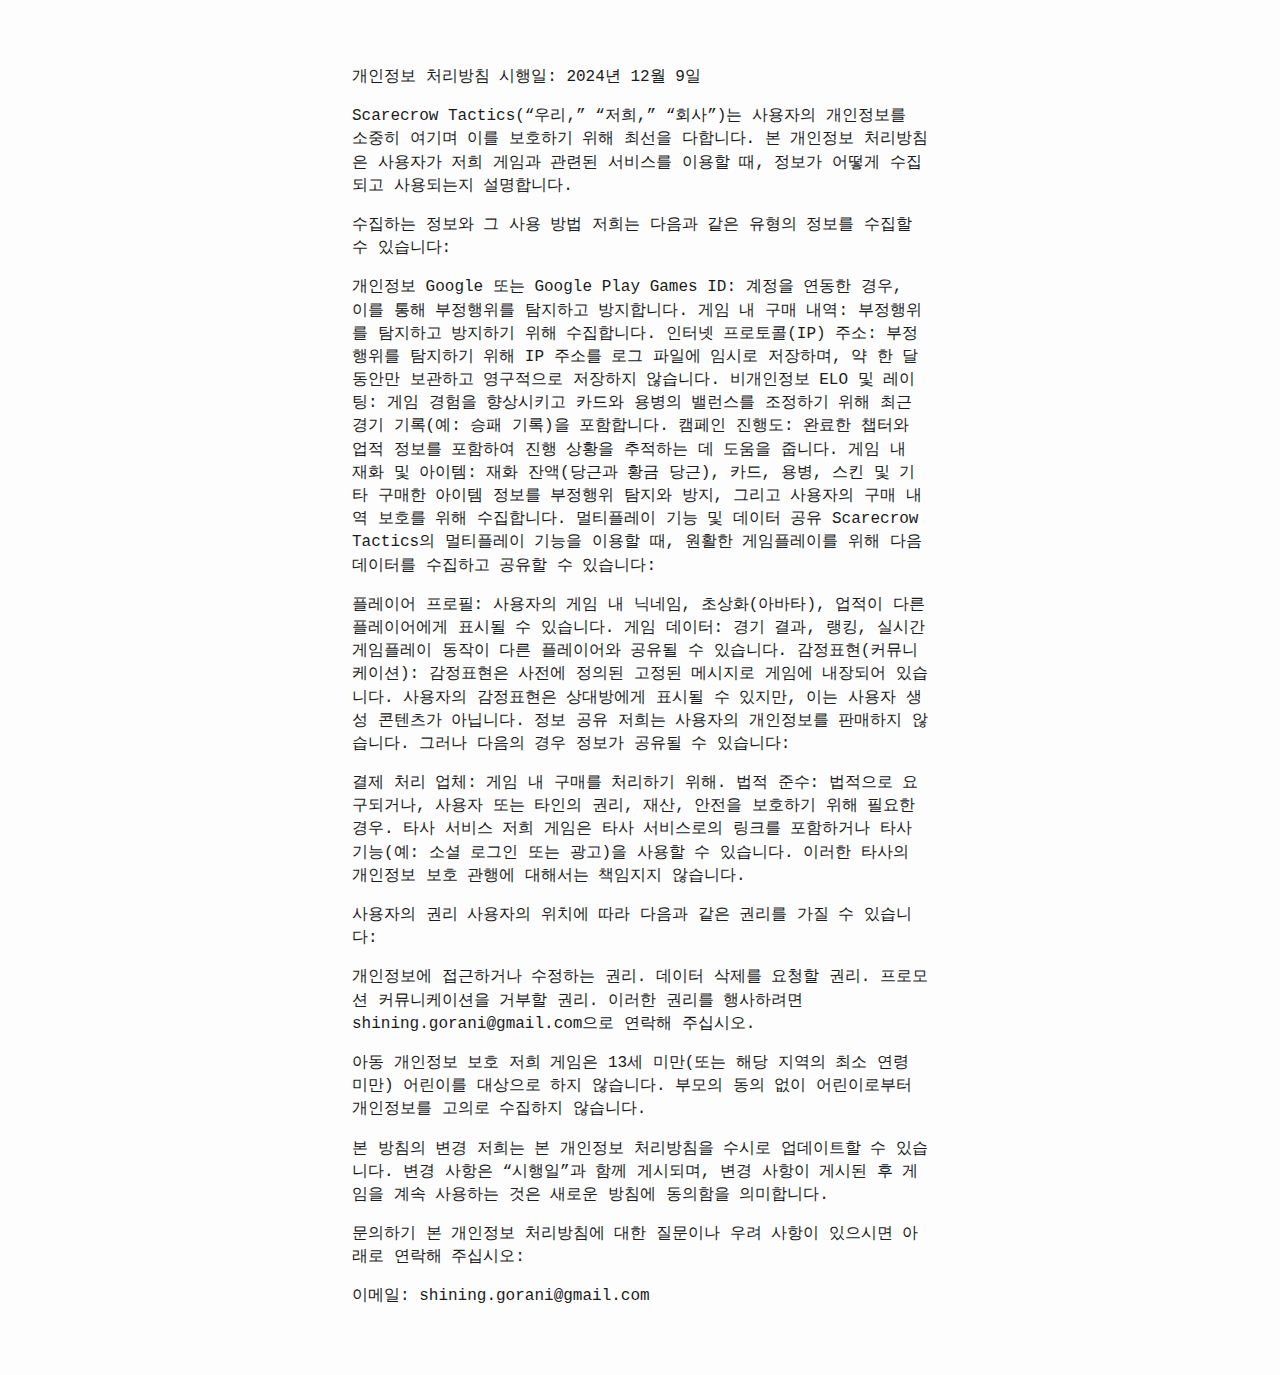
<file: htmls/sqrt-privacy-policy-kr.html>
<!DOCTYPE html>
<link rel="stylesheet" type="text/css" href="../style.css">

<html>
<head>
    <meta charset="utf-8">
    <meta name="viewport" content="width=device-width, initial-scale=1">
    <title>rpopic의 호기심 왕국</title>
</head>
<body>

<p>개인정보 처리방침 시행일: 2024년 12월 9일</p>
<p>Scarecrow Tactics(“우리,” “저희,” “회사”)는 사용자의 개인정보를
소중히 여기며 이를 보호하기 위해 최선을 다합니다. 본 개인정보 처리방침은
사용자가 저희 게임과 관련된 서비스를 이용할 때, 정보가 어떻게 수집되고
사용되는지 설명합니다.</p>
<p>수집하는 정보와 그 사용 방법 저희는 다음과 같은 유형의 정보를 수집할
수 있습니다:</p>
<p>개인정보 Google 또는 Google Play Games ID: 계정을 연동한 경우, 이를
통해 부정행위를 탐지하고 방지합니다. 게임 내 구매 내역: 부정행위를
탐지하고 방지하기 위해 수집합니다. 인터넷 프로토콜(IP) 주소: 부정행위를
탐지하기 위해 IP 주소를 로그 파일에 임시로 저장하며, 약 한 달 동안만
보관하고 영구적으로 저장하지 않습니다. 비개인정보 ELO 및 레이팅: 게임
경험을 향상시키고 카드와 용병의 밸런스를 조정하기 위해 최근 경기
기록(예: 승패 기록)을 포함합니다. 캠페인 진행도: 완료한 챕터와 업적
정보를 포함하여 진행 상황을 추적하는 데 도움을 줍니다. 게임 내 재화 및
아이템: 재화 잔액(당근과 황금 당근), 카드, 용병, 스킨 및 기타 구매한
아이템 정보를 부정행위 탐지와 방지, 그리고 사용자의 구매 내역 보호를
위해 수집합니다. 멀티플레이 기능 및 데이터 공유 Scarecrow Tactics의
멀티플레이 기능을 이용할 때, 원활한 게임플레이를 위해 다음 데이터를
수집하고 공유할 수 있습니다:</p>
<p>플레이어 프로필: 사용자의 게임 내 닉네임, 초상화(아바타), 업적이 다른
플레이어에게 표시될 수 있습니다. 게임 데이터: 경기 결과, 랭킹, 실시간
게임플레이 동작이 다른 플레이어와 공유될 수 있습니다.
감정표현(커뮤니케이션): 감정표현은 사전에 정의된 고정된 메시지로 게임에
내장되어 있습니다. 사용자의 감정표현은 상대방에게 표시될 수 있지만, 이는
사용자 생성 콘텐츠가 아닙니다. 정보 공유 저희는 사용자의 개인정보를
판매하지 않습니다. 그러나 다음의 경우 정보가 공유될 수 있습니다:</p>
<p>결제 처리 업체: 게임 내 구매를 처리하기 위해. 법적 준수: 법적으로
요구되거나, 사용자 또는 타인의 권리, 재산, 안전을 보호하기 위해 필요한
경우. 타사 서비스 저희 게임은 타사 서비스로의 링크를 포함하거나 타사
기능(예: 소셜 로그인 또는 광고)을 사용할 수 있습니다. 이러한 타사의
개인정보 보호 관행에 대해서는 책임지지 않습니다.</p>
<p>사용자의 권리 사용자의 위치에 따라 다음과 같은 권리를 가질 수
있습니다:</p>
<p>개인정보에 접근하거나 수정하는 권리. 데이터 삭제를 요청할 권리.
프로모션 커뮤니케이션을 거부할 권리. 이러한 권리를 행사하려면
shining.gorani@gmail.com으로 연락해 주십시오.</p>
<p>아동 개인정보 보호 저희 게임은 13세 미만(또는 해당 지역의 최소 연령
미만) 어린이를 대상으로 하지 않습니다. 부모의 동의 없이 어린이로부터
개인정보를 고의로 수집하지 않습니다.</p>
<p>본 방침의 변경 저희는 본 개인정보 처리방침을 수시로 업데이트할 수
있습니다. 변경 사항은 “시행일”과 함께 게시되며, 변경 사항이 게시된 후
게임을 계속 사용하는 것은 새로운 방침에 동의함을 의미합니다.</p>
<p>문의하기 본 개인정보 처리방침에 대한 질문이나 우려 사항이 있으시면
아래로 연락해 주십시오:</p>
<p>이메일: shining.gorani@gmail.com</p>

</body>
</html>
</file>
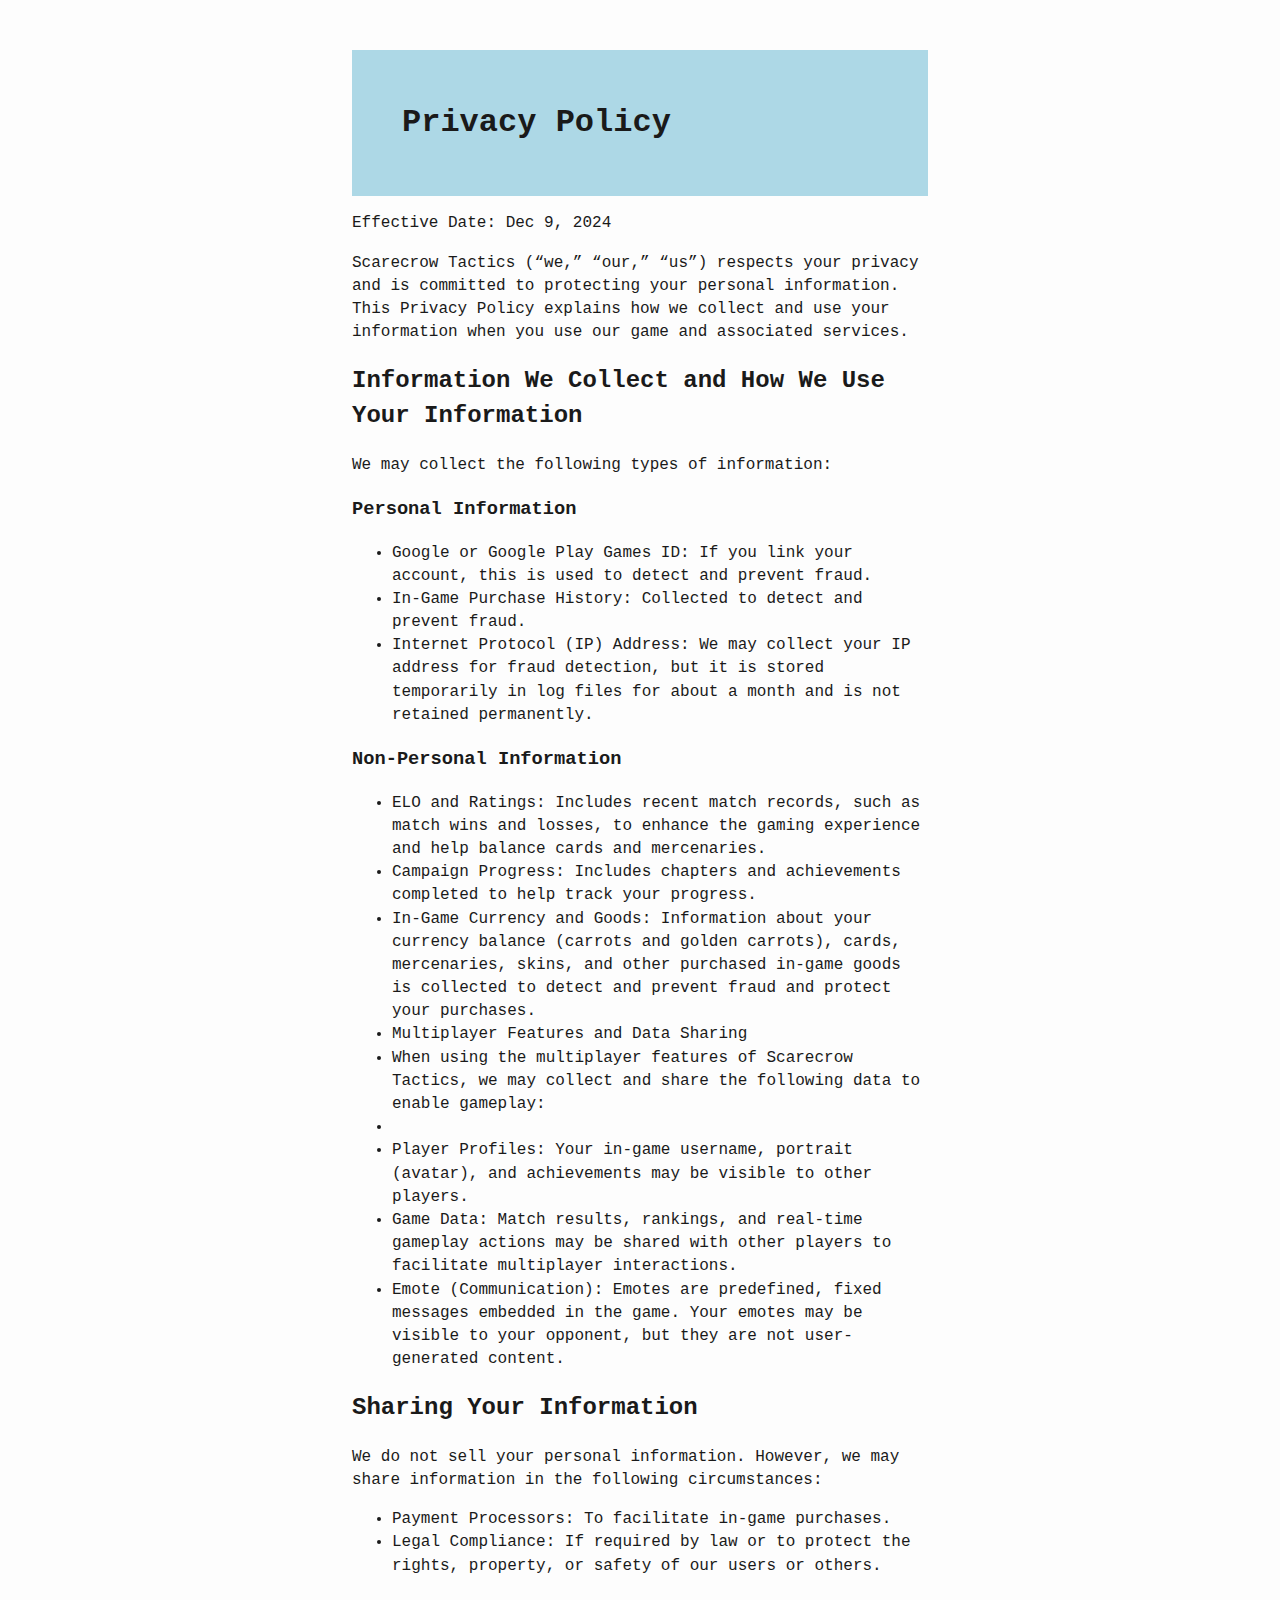
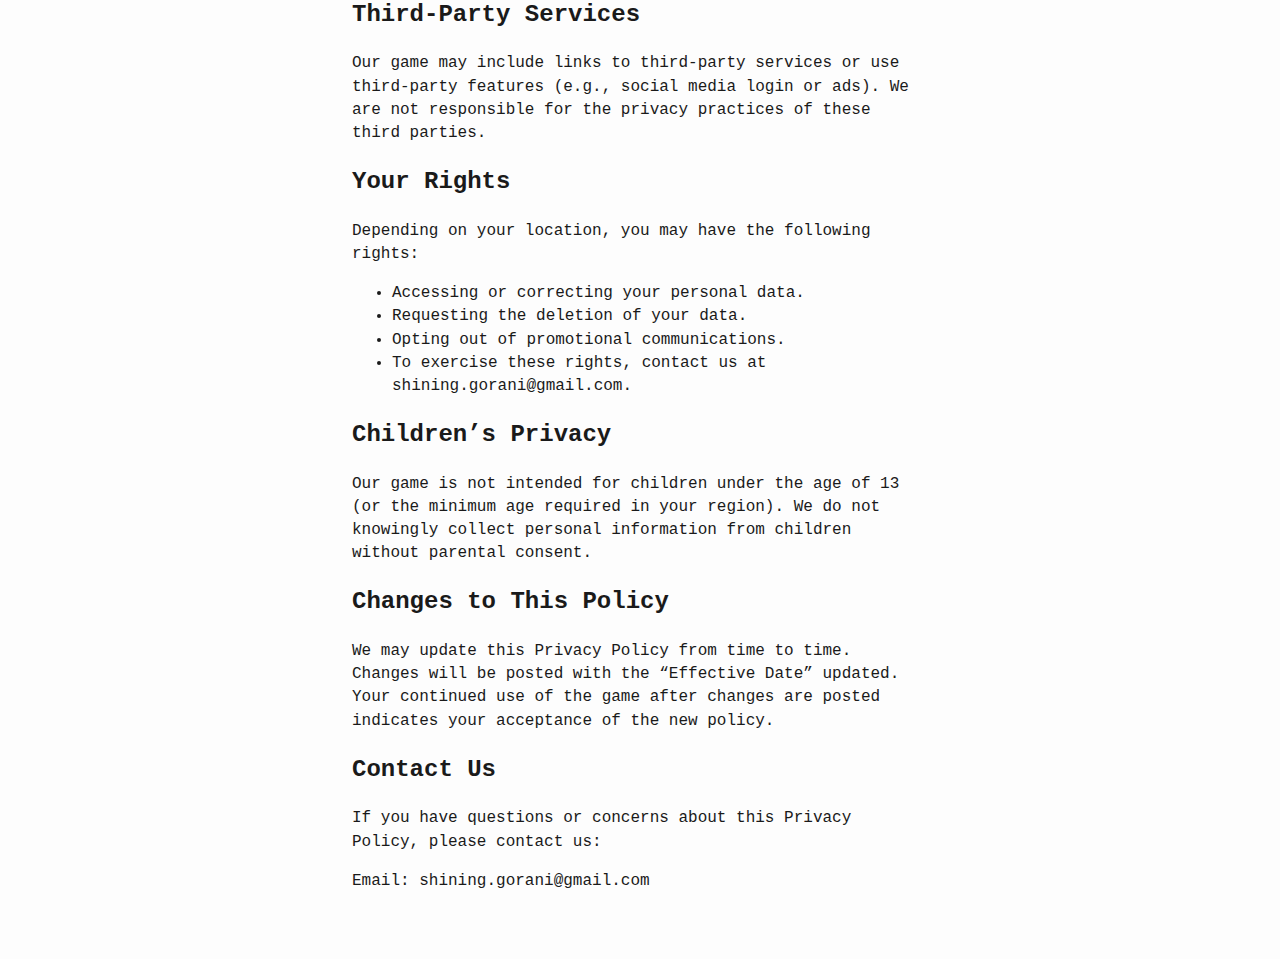
<file: htmls/sqrt-privacy-policy.html>
<!DOCTYPE html>
<link rel="stylesheet" type="text/css" href="../style.css">

<html>
<head>
    <meta charset="utf-8">
    <meta name="viewport" content="width=device-width, initial-scale=1">
    <title>Scarecrow Tactics</title>
</head>
<body>

<h1 id="privacy-policy">Privacy Policy</h1>
<p>Effective Date: Dec 9, 2024</p>
<p>Scarecrow Tactics (“we,” “our,” “us”) respects your privacy and is
committed to protecting your personal information. This Privacy Policy
explains how we collect and use your information when you use our game
and associated services.</p>
<h2
id="information-we-collect-and-how-we-use-your-information">Information
We Collect and How We Use Your Information</h2>
<p>We may collect the following types of information:</p>
<h3 id="personal-information">Personal Information</h3>
<ul>
<li>Google or Google Play Games ID: If you link your account, this is
used to detect and prevent fraud.</li>
<li>In-Game Purchase History: Collected to detect and prevent
fraud.</li>
<li>Internet Protocol (IP) Address: We may collect your IP address for
fraud detection, but it is stored temporarily in log files for about a
month and is not retained permanently.</li>
</ul>
<h3 id="non-personal-information">Non-Personal Information</h3>
<ul>
<li>ELO and Ratings: Includes recent match records, such as match wins
and losses, to enhance the gaming experience and help balance cards and
mercenaries.</li>
<li>Campaign Progress: Includes chapters and achievements completed to
help track your progress.</li>
<li>In-Game Currency and Goods: Information about your currency balance
(carrots and golden carrots), cards, mercenaries, skins, and other
purchased in-game goods is collected to detect and prevent fraud and
protect your purchases.</li>
<li>Multiplayer Features and Data Sharing</li>
<li>When using the multiplayer features of Scarecrow Tactics, we may
collect and share the following data to enable gameplay:</li>
<li></li>
<li>Player Profiles: Your in-game username, portrait (avatar), and
achievements may be visible to other players.</li>
<li>Game Data: Match results, rankings, and real-time gameplay actions
may be shared with other players to facilitate multiplayer
interactions.</li>
<li>Emote (Communication): Emotes are predefined, fixed messages
embedded in the game. Your emotes may be visible to your opponent, but
they are not user-generated content.</li>
</ul>
<h2 id="sharing-your-information">Sharing Your Information</h2>
<p>We do not sell your personal information. However, we may share
information in the following circumstances:</p>
<ul>
<li>Payment Processors: To facilitate in-game purchases.</li>
<li>Legal Compliance: If required by law or to protect the rights,
property, or safety of our users or others.</li>
</ul>
<h2 id="third-party-services">Third-Party Services</h2>
<p>Our game may include links to third-party services or use third-party
features (e.g., social media login or ads). We are not responsible for
the privacy practices of these third parties.</p>
<h2 id="your-rights">Your Rights</h2>
<p>Depending on your location, you may have the following rights:</p>
<ul>
<li>Accessing or correcting your personal data.</li>
<li>Requesting the deletion of your data.</li>
<li>Opting out of promotional communications.</li>
<li>To exercise these rights, contact us at
shining.gorani@gmail.com.</li>
</ul>
<h2 id="childrens-privacy">Children’s Privacy</h2>
<p>Our game is not intended for children under the age of 13 (or the
minimum age required in your region). We do not knowingly collect
personal information from children without parental consent.</p>
<h2 id="changes-to-this-policy">Changes to This Policy</h2>
<p>We may update this Privacy Policy from time to time. Changes will be
posted with the “Effective Date” updated. Your continued use of the game
after changes are posted indicates your acceptance of the new
policy.</p>
<h2 id="contact-us">Contact Us</h2>
<p>If you have questions or concerns about this Privacy Policy, please
contact us:</p>
<p>Email: shining.gorani@gmail.com</p>

</body>
</html>
</file>
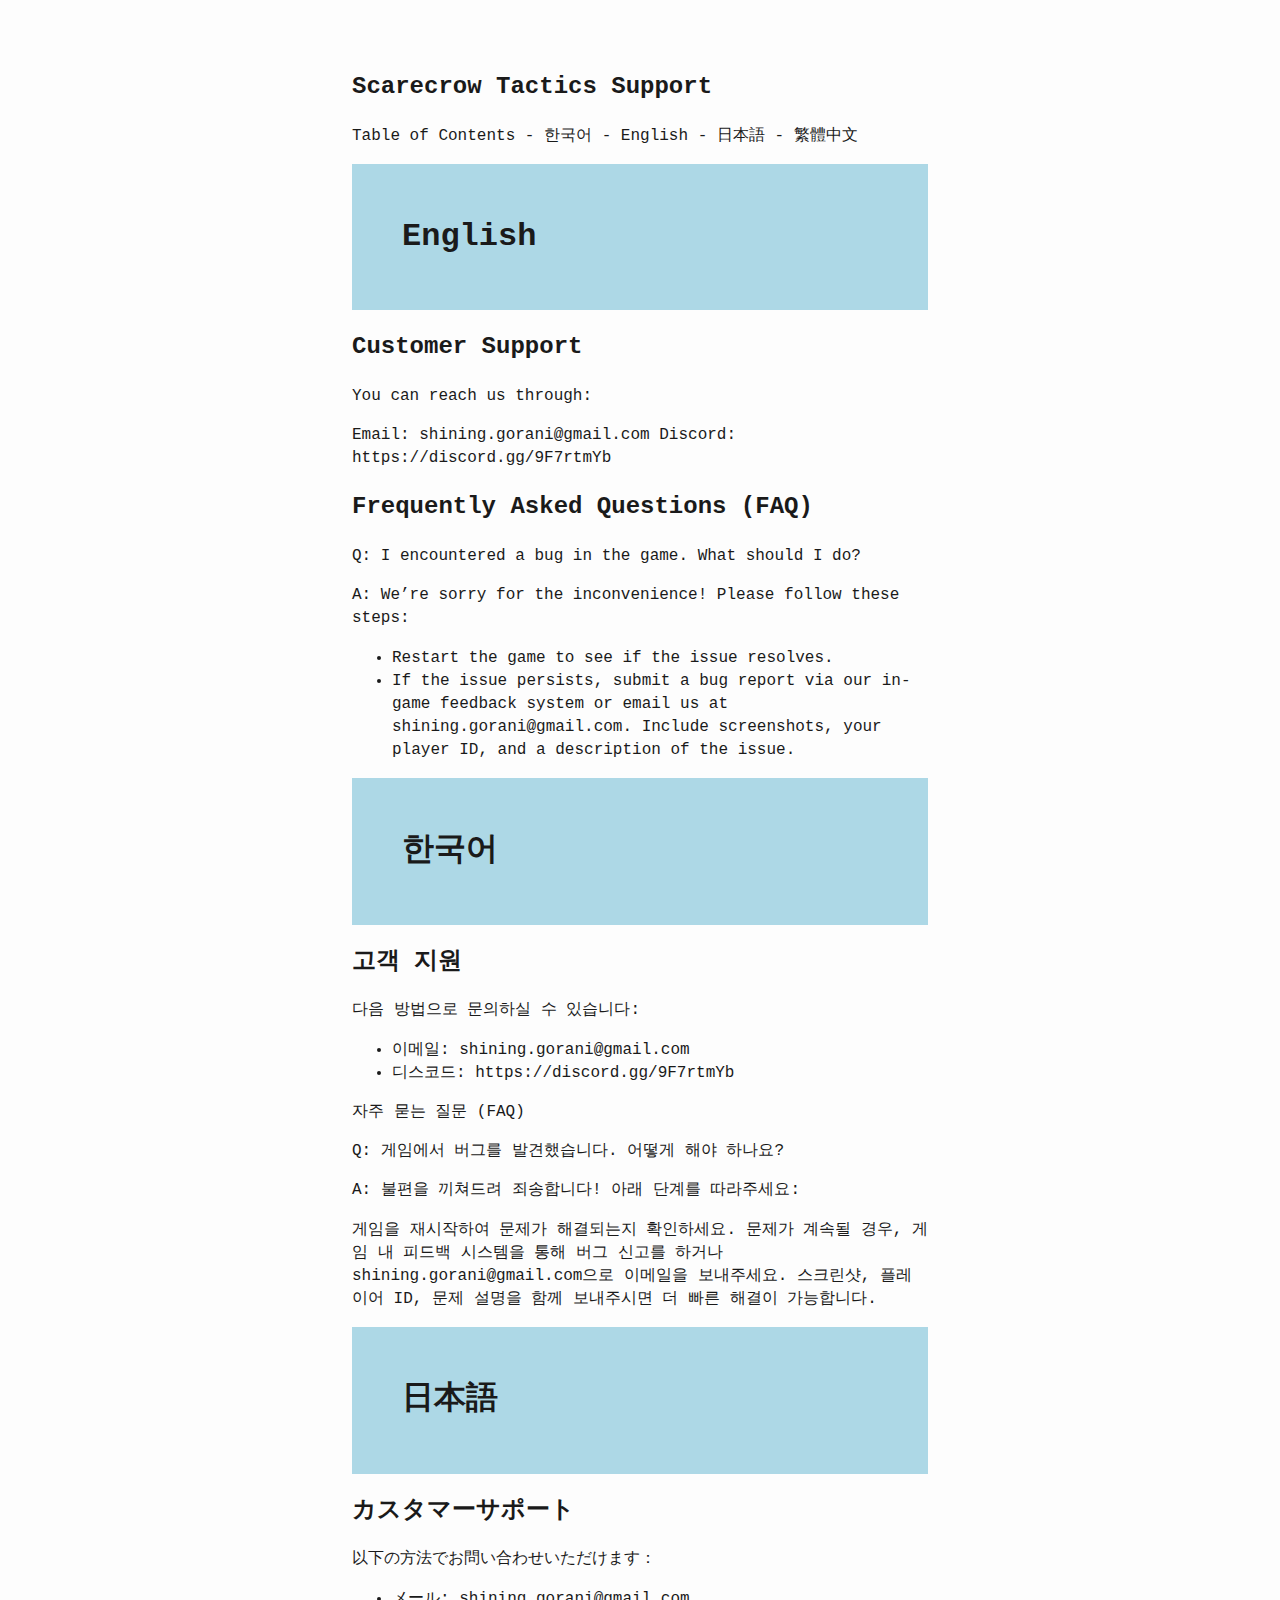
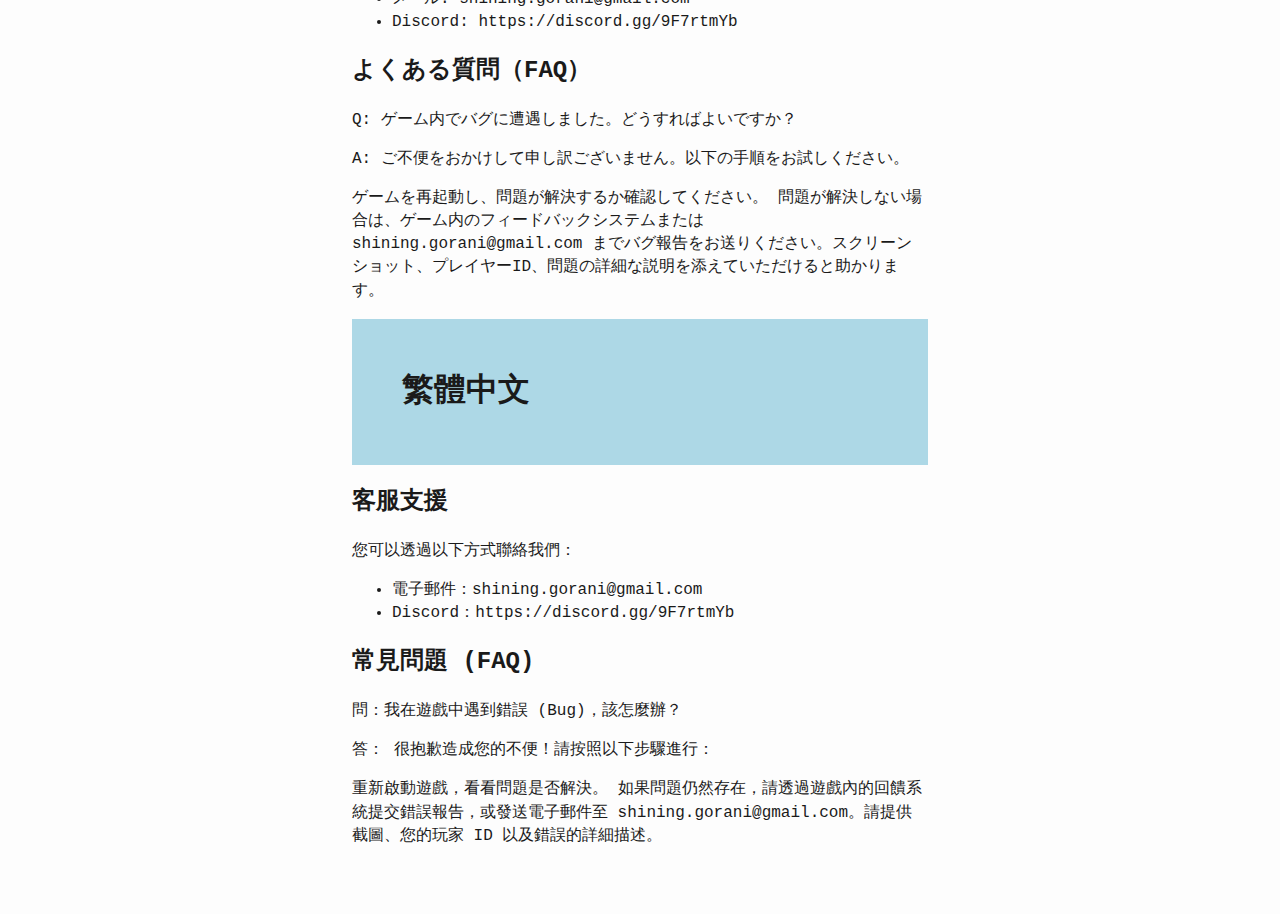
<file: htmls/sqrt-support.html>
<!DOCTYPE html>
<link rel="stylesheet" type="text/css" href="../style.css">

<html>
<head>
    <meta charset="utf-8">
    <meta name="viewport" content="width=device-width, initial-scale=1">
    <title>rpopic의 호기심 왕국</title>
</head>
<body>

<h2 id="scarecrow-tactics-support">Scarecrow Tactics Support</h2>
<p>Table of Contents - 한국어 - English - 日本語 - 繁體中文</p>
<h1 id="english">English</h1>
<h2 id="customer-support">Customer Support</h2>
<p>You can reach us through:</p>
<p>Email: shining.gorani@gmail.com Discord:
https://discord.gg/9F7rtmYb</p>
<h2 id="frequently-asked-questions-faq">Frequently Asked Questions
(FAQ)</h2>
<p>Q: I encountered a bug in the game. What should I do?</p>
<p>A: We’re sorry for the inconvenience! Please follow these steps:</p>
<ul>
<li>Restart the game to see if the issue resolves.</li>
<li>If the issue persists, submit a bug report via our in-game feedback
system or email us at shining.gorani@gmail.com. Include screenshots,
your player ID, and a description of the issue.</li>
</ul>
<h1 id="한국어">한국어</h1>
<h2 id="고객-지원">고객 지원</h2>
<p>다음 방법으로 문의하실 수 있습니다:</p>
<ul>
<li>이메일: shining.gorani@gmail.com</li>
<li>디스코드: https://discord.gg/9F7rtmYb</li>
</ul>
<p>자주 묻는 질문 (FAQ)</p>
<p>Q: 게임에서 버그를 발견했습니다. 어떻게 해야 하나요?</p>
<p>A: 불편을 끼쳐드려 죄송합니다! 아래 단계를 따라주세요:</p>
<p>게임을 재시작하여 문제가 해결되는지 확인하세요. 문제가 계속될 경우,
게임 내 피드백 시스템을 통해 버그 신고를 하거나
shining.gorani@gmail.com으로 이메일을 보내주세요. 스크린샷, 플레이어 ID,
문제 설명을 함께 보내주시면 더 빠른 해결이 가능합니다.</p>
<h1 id="日本語">日本語</h1>
<h2 id="カスタマーサポート">カスタマーサポート</h2>
<p>以下の方法でお問い合わせいただけます：</p>
<ul>
<li>メール: shining.gorani@gmail.com</li>
<li>Discord: https://discord.gg/9F7rtmYb</li>
</ul>
<h2 id="よくある質問faq">よくある質問（FAQ）</h2>
<p>Q: ゲーム内でバグに遭遇しました。どうすればよいですか？</p>
<p>A:
ご不便をおかけして申し訳ございません。以下の手順をお試しください。</p>
<p>ゲームを再起動し、問題が解決するか確認してください。
問題が解決しない場合は、ゲーム内のフィードバックシステムまたは
shining.gorani@gmail.com
までバグ報告をお送りください。スクリーンショット、プレイヤーID、問題の詳細な説明を添えていただけると助かります。</p>
<h1 id="繁體中文">繁體中文</h1>
<h2 id="客服支援">客服支援</h2>
<p>您可以透過以下方式聯絡我們：</p>
<ul>
<li>電子郵件：shining.gorani@gmail.com</li>
<li>Discord：https://discord.gg/9F7rtmYb</li>
</ul>
<h2 id="常見問題-faq">常見問題 (FAQ)</h2>
<p>問：我在遊戲中遇到錯誤 (Bug)，該怎麼辦？</p>
<p>答： 很抱歉造成您的不便！請按照以下步驟進行：</p>
<p>重新啟動遊戲，看看問題是否解決。
如果問題仍然存在，請透過遊戲內的回饋系統提交錯誤報告，或發送電子郵件至
shining.gorani@gmail.com。請提供截圖、您的玩家 ID
以及錯誤的詳細描述。</p>

</body>
</html>
</file>
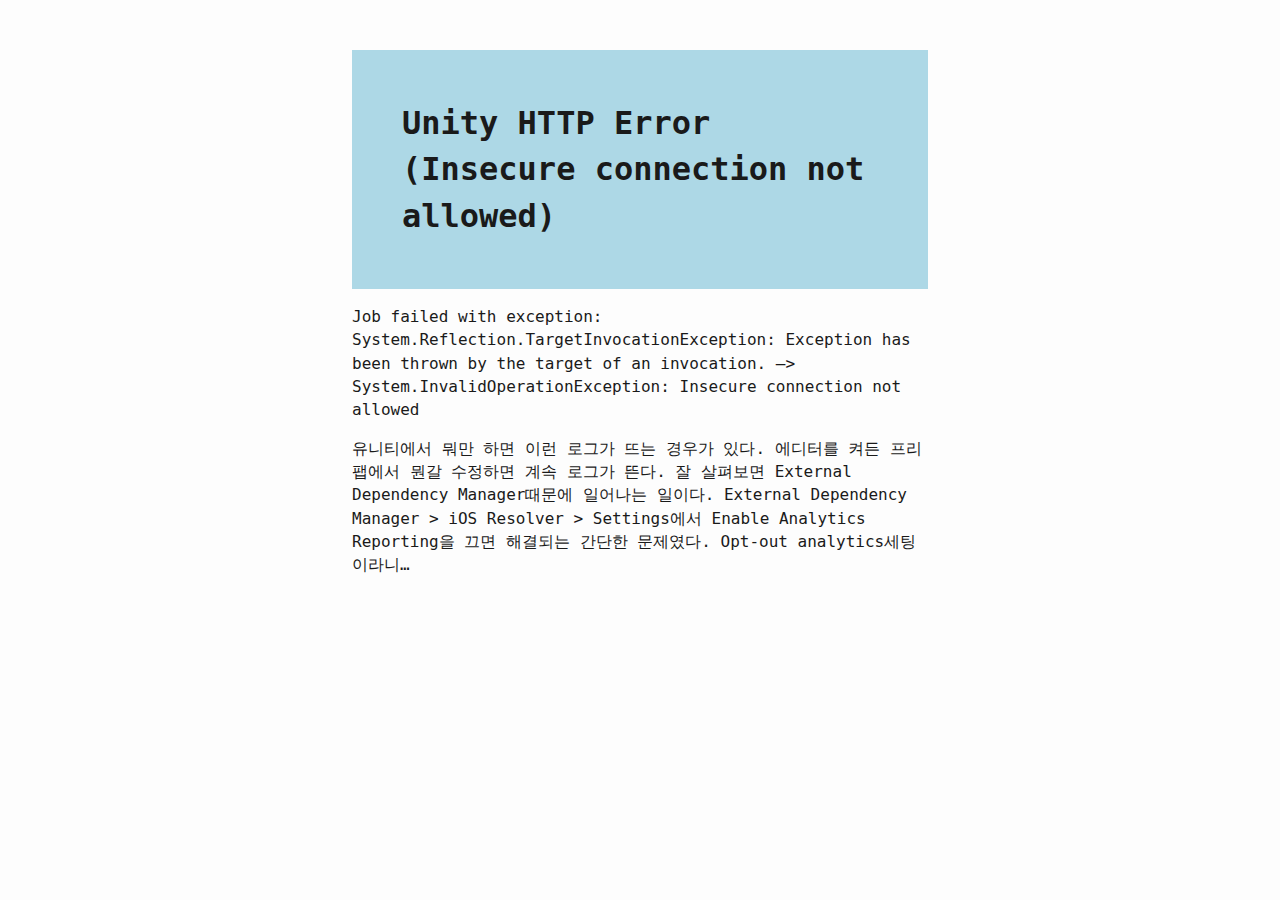
<file: htmls/unity-http-errors.html>
<!DOCTYPE html>
<link rel="stylesheet" type="text/css" href="../style.css">

<html>
<head>
    <meta charset="utf-8">
    <meta name="viewport" content="width=device-width, initial-scale=1">
    <title>rpopic의 호기심 왕국</title>
</head>
<body>

<h1 id="unity-http-error-insecure-connection-not-allowed">Unity HTTP
Error (Insecure connection not allowed)</h1>
<p>Job failed with exception:
System.Reflection.TargetInvocationException: Exception has been thrown
by the target of an invocation. —&gt; System.InvalidOperationException:
Insecure connection not allowed</p>
<p>유니티에서 뭐만 하면 이런 로그가 뜨는 경우가 있다. 에디터를 켜든
프리팹에서 뭔갈 수정하면 계속 로그가 뜬다. 잘 살펴보면 External
Dependency Manager때문에 일어나는 일이다. External Dependency Manager
&gt; iOS Resolver &gt; Settings에서 Enable Analytics Reporting을 끄면
해결되는 간단한 문제였다. Opt-out analytics세팅이라니…</p>

</body>
</html>
</file>
<file: style.css>
html {
    color: #1a1a1a;
    background-color: #fdfdfd;
}

h1 {
    font-family: 'JetBrains Mono', monospace;
    background-color: lightblue;

    margin: 0 auto;
    max-width: 36em;
    padding-left: 50px;
    padding-right: 50px;
    padding-top: 50px;
    padding-bottom: 50px;
}

time {
    font-family: 'JetBrains Mono', monospace;
    font-size: smaller;
    color: grey;
    line-height: 3.5;
}

a {
    background-color: bisque;
}

cap {
    font-family: 'JetBrains Mono', monospace;
    font-size: smaller;
    color: grey;
}

article {
  margin: 0;
  padding: 0.3rem;
  background-color: #eee;
}

input {
    width: 96.5%;
    font-size: 16px;
    padding: 6px 6px 6px 12px;
    border: 1px solid #ddd;
    margin-bottom: 12px
}

body {
    font-family: 'JetBrains Mono', monospace;

    line-height: 1.45;
    margin: 0 auto;
    max-width: 36em;
    padding-left: 50px;
    padding-right: 50px;
    padding-top: 50px;
    padding-bottom: 50px;
}

.responsive {
    width: 100%;
    height: auto;
}
</file>
<file: style2.css>
html {
    color: #1a1a1a;
    background-color: #fdfdfd;
}

h1 {
    font-family: 'JetBrains Mono', monospace;

    margin: 0 auto;
    max-width: 36em;
    padding-left: 50px;
    padding-right: 50px;
    padding-top: 50px;
    padding-bottom: 50px;
}

time {
    font-family: 'JetBrains Mono', monospace;
    font-size: smaller;
    color: grey;
    line-height: 3.5;
}

a {
    background-color: bisque;
}

cap {
    font-family: 'JetBrains Mono', monospace;
    font-size: smaller;
    color: grey;
}

article {
  margin: 0;
  padding: 0.3rem;
  background-color: #eee;
}

input {
    width: 96.5%;
    font-size: 16px;
    padding: 6px 6px 6px 12px;
    border: 1px solid #ddd;
    margin-bottom: 12px
}

body {
    font-family: 'JetBrains Mono', monospace;

    line-height: 1.45;
    margin: 0 auto;
    max-width: 36em;
    padding-left: 50px;
    padding-right: 50px;
    padding-top: 50px;
    padding-bottom: 50px;
}

.responsive {
    width: 100%;
    height: auto;
}
</file>
